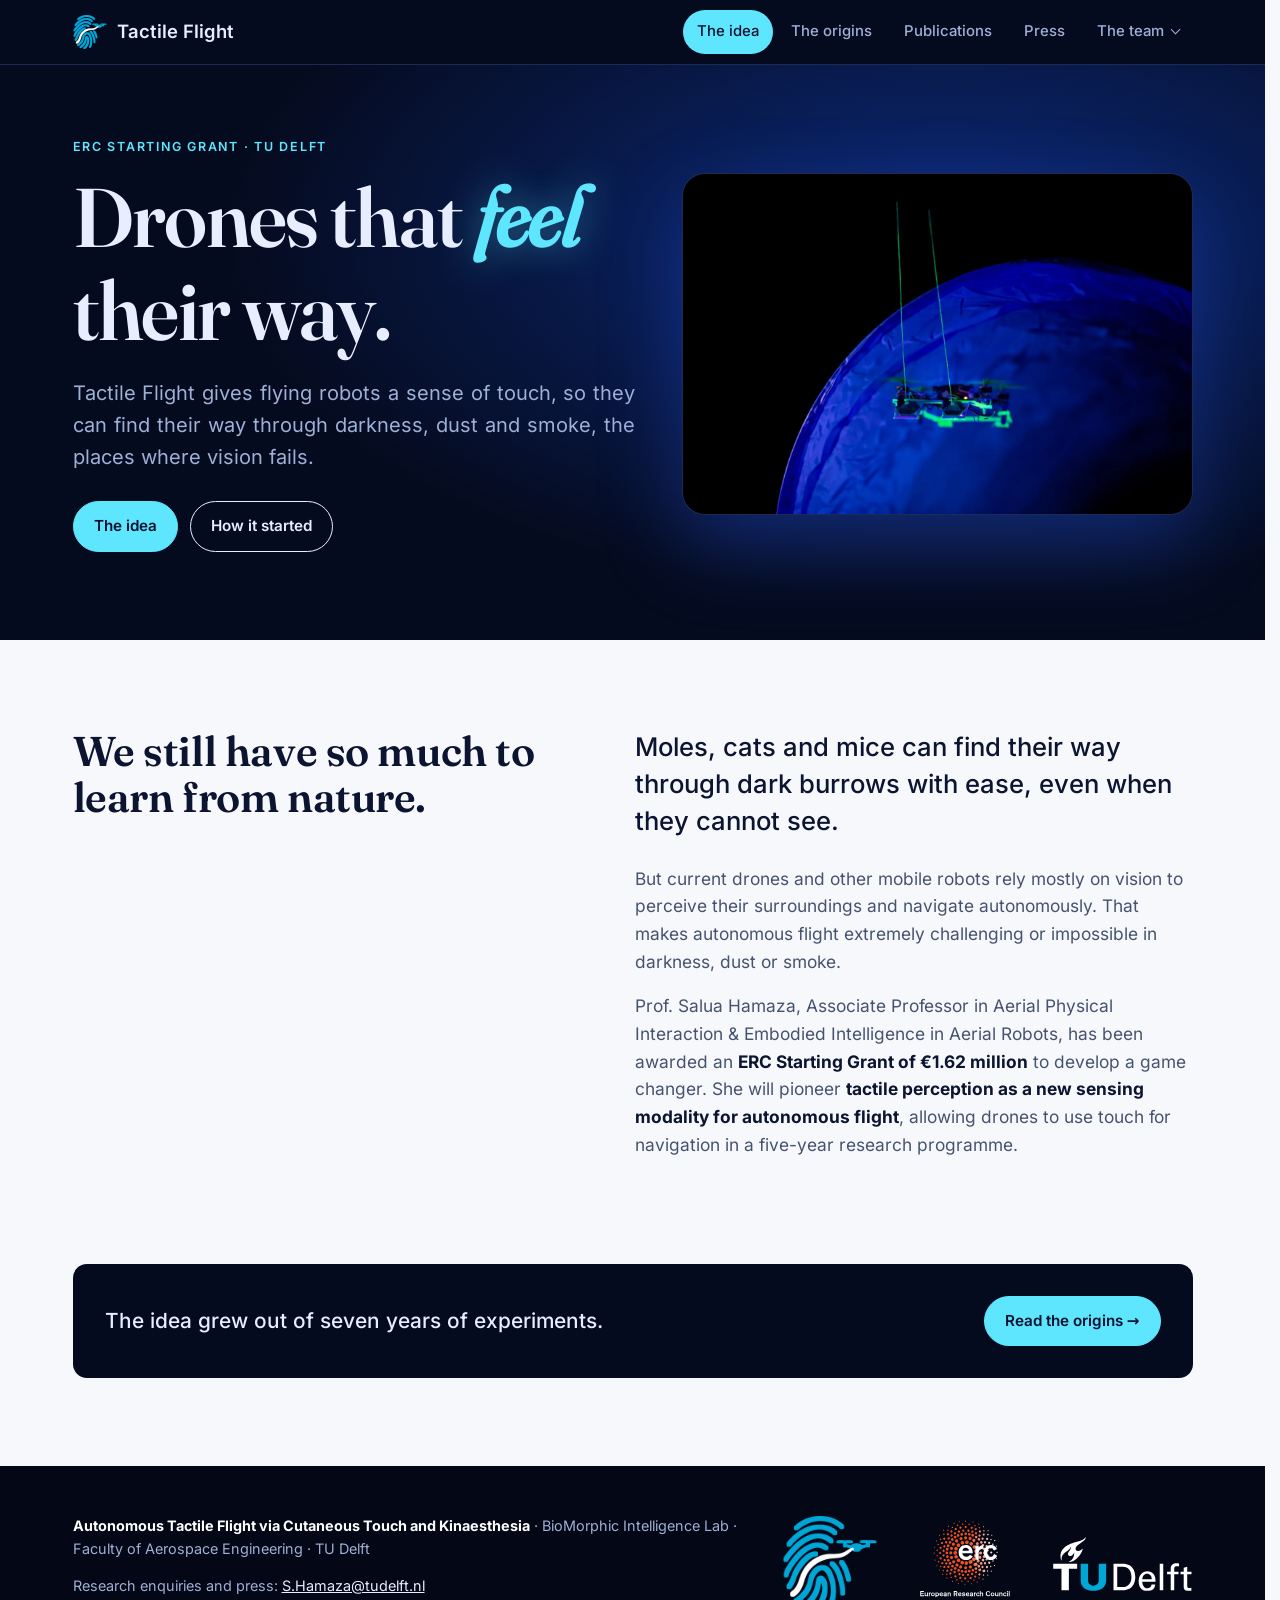
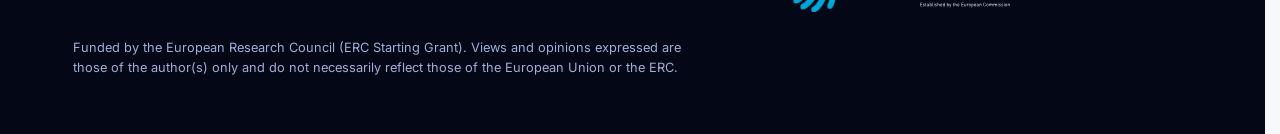
<file: index.html>
<!doctype html>
<html lang="en">
<head>
  <meta charset="utf-8">
  <meta name="viewport" content="width=device-width, initial-scale=1">
  <title>Tactile Flight — drones that navigate by touch | TU Delft</title>
  <meta name="description" content="Tactile Flight is an ERC Starting Grant project led by Prof. Salua Hamaza at TU Delft: giving drones a sense of touch, so they can navigate where vision fails.">
  <link rel="canonical" href="https://tactileflight.com/">
  <meta name="robots" content="index, follow, max-image-preview:large, max-snippet:-1, max-video-preview:-1">
  <meta name="author" content="Prof. Salua Hamaza">
  <meta name="theme-color" content="#050b1f">

  <meta property="og:type" content="website">
  <meta property="og:site_name" content="Tactile Flight">
  <meta property="og:locale" content="en_US">
  <meta property="og:title" content="Tactile Flight — drones that navigate by touch">
  <meta property="og:description" content="A five-year ERC research programme pioneering tactile perception as a new sensing modality for autonomous flight.">
  <meta property="og:url" content="https://tactileflight.com/">
  <meta property="og:image" content="https://tactileflight.com/assets/og-image.jpg">
  <meta property="og:image:type" content="image/jpeg">
  <meta property="og:image:width" content="1200">
  <meta property="og:image:height" content="630">
  <meta property="og:image:alt" content="A tiny drone with two long glowing whiskers flying in the dark beside a curved blue surface.">
  <meta name="twitter:card" content="summary_large_image">
  <meta name="twitter:title" content="Tactile Flight — drones that navigate by touch">
  <meta name="twitter:description" content="A five-year ERC research programme pioneering tactile perception as a new sensing modality for autonomous flight.">
  <meta name="twitter:image" content="https://tactileflight.com/assets/og-image.jpg">
  <meta name="twitter:image:alt" content="A tiny drone with two long glowing whiskers flying in the dark beside a curved blue surface.">

  <link rel="icon" href="favicon.ico" sizes="any">
  <link rel="icon" href="assets/icon-192.png" type="image/png" sizes="192x192">
  <link rel="apple-touch-icon" href="assets/apple-touch-icon.png">
  <link rel="manifest" href="manifest.webmanifest">
  <link rel="preload" href="assets/fonts/inter-normal-latin.woff2" as="font" type="font/woff2" crossorigin>
  <link rel="preload" href="assets/fonts/fraunces-normal-latin.woff2" as="font" type="font/woff2" crossorigin>
  <link rel="preload" href="assets/fonts/fraunces-italic-latin.woff2" as="font" type="font/woff2" crossorigin>
  <link rel="stylesheet" href="styles.css">
  <script type="application/ld+json">
{
  "@context": "https://schema.org",
  "@graph": [
    {
      "@type": "WebSite",
      "@id": "https://tactileflight.com/#website",
      "url": "https://tactileflight.com/",
      "name": "Tactile Flight",
      "inLanguage": "en",
      "description": "Tactile Flight is an ERC Starting Grant project on tactile perception for autonomous flight, led by Prof. Salua Hamaza at TU Delft.",
      "publisher": {
        "@id": "https://tactileflight.com/#project"
      }
    },
    {
      "@type": "ResearchProject",
      "@id": "https://tactileflight.com/#project",
      "name": "Tactile Flight",
      "url": "https://tactileflight.com/",
      "description": "A five-year ERC Starting Grant research programme pioneering tactile perception as a new sensing modality for autonomous flight, allowing drones to use touch for navigation.",
      "logo": "https://tactileflight.com/assets/icon-512.png",
      "image": "https://tactileflight.com/assets/og-image.jpg",
      "founder": {
        "@id": "https://tactileflight.com/#salua-hamaza"
      },
      "funder": {
        "@type": "Organization",
        "name": "European Research Council",
        "url": "https://erc.europa.eu"
      },
      "funding": {
        "@type": "MonetaryGrant",
        "name": "ERC Starting Grant",
        "funder": {
          "@type": "Organization",
          "name": "European Research Council",
          "url": "https://erc.europa.eu"
        },
        "amount": {
          "@type": "MonetaryAmount",
          "currency": "EUR",
          "value": 1620000
        }
      },
      "parentOrganization": {
        "@type": "Organization",
        "name": "BioMorphic Intelligence Lab",
        "parentOrganization": {
          "@type": "CollegeOrUniversity",
          "name": "Delft University of Technology",
          "alternateName": "TU Delft",
          "url": "https://www.tudelft.nl/en/"
        }
      }
    },
    {
      "@type": "Person",
      "@id": "https://tactileflight.com/#salua-hamaza",
      "name": "Salua Hamaza",
      "honorificPrefix": "Prof.",
      "jobTitle": "Associate Professor, Aerial Physical Interaction & Embodied Intelligence in Aerial Robots",
      "url": "https://saluahamaza.eu",
      "image": "https://tactileflight.com/assets/salua-hamaza-portrait.jpg",
      "worksFor": {
        "@type": "CollegeOrUniversity",
        "name": "Delft University of Technology",
        "alternateName": "TU Delft",
        "url": "https://www.tudelft.nl/en/"
      },
      "affiliation": {
        "@type": "Organization",
        "name": "BioMorphic Intelligence Lab",
        "parentOrganization": {
          "@type": "CollegeOrUniversity",
          "name": "Delft University of Technology",
          "alternateName": "TU Delft",
          "url": "https://www.tudelft.nl/en/"
        }
      },
      "knowsAbout": [
        "Aerial robotics",
        "Tactile sensing",
        "Aerial physical interaction",
        "Bio-inspired robotics"
      ],
      "sameAs": [
        "https://saluahamaza.eu",
        "https://scholar.google.com/citations?user=O7snlrcAAAAJ"
      ]
    },
    {
      "@type": "WebPage",
      "@id": "https://tactileflight.com/#webpage",
      "url": "https://tactileflight.com/",
      "name": "Tactile Flight — drones that navigate by touch | TU Delft",
      "description": "Tactile Flight is an ERC Starting Grant project led by Prof. Salua Hamaza at TU Delft: giving drones a sense of touch, so they can navigate where vision fails.",
      "inLanguage": "en",
      "isPartOf": {
        "@id": "https://tactileflight.com/#website"
      },
      "about": {
        "@id": "https://tactileflight.com/#project"
      },
      "primaryImageOfPage": {
        "@type": "ImageObject",
        "url": "https://tactileflight.com/assets/og-image.jpg",
        "width": 1200,
        "height": 630,
        "caption": "A tiny drone with two long glowing whiskers flying in the dark beside a curved blue surface."
      },
      "dateModified": "2026-11-11"
    }
  ]
}
  </script>
</head>
<body>
  <a class="skip" href="#main">Skip to content</a>

  <header class="nav">
    <div class="nav-inner">
      <a class="brand" href="./" aria-label="Tactile Flight, home">
        <img class="brand-mark" src="assets/logo-mark.png" width="34" height="34" alt="">
        <span>Tactile Flight</span>
      </a>
      <nav aria-label="Primary">
        <ul class="tabs">
          <li><a href="./" aria-current="page">The idea</a></li>
          <li><a href="origins.html">The origins</a></li>
          <li><a href="publications.html">Publications</a></li>
          <li><a href="press.html">Press</a></li>
          <li class="has-menu">
            <a href="team.html">The team</a>
            <ul class="menu">
              <li><a href="team.html#pi">PI</a></li>
              <li><a href="team.html#phds">PhDs <small>3 open positions</small></a></li>
              <li><a href="team.html#postdocs">Postdocs</a></li>
              <li><a href="team.html#collaborators">Academic collaborators <small>Will be disclosed soon</small></a></li>
            </ul>
          </li>
        </ul>
      </nav>
    </div>
  </header>

  <main id="main">
    <section class="hero">
      <div>
        <p class="eyebrow">ERC Starting Grant · TU Delft</p>
        <h1>Drones that <em>feel</em> their way.</h1>
        <p class="lead">Tactile Flight gives flying robots a sense of touch, so they can find their way through darkness, dust and smoke, the places where vision fails.</p>
        <div class="cta">
          <a class="btn primary" href="#idea">The idea</a>
          <a class="btn" href="origins.html">How it started</a>
        </div>
      </div>
      <div class="hero-media">
        <img src="assets/hero-drone.webp" width="1400" height="934" alt="A tiny drone with two long glowing whiskers flying in the dark beside a curved blue surface." fetchpriority="high">
      </div>
    </section>

    <section class="section" id="idea">
      <div class="two">
        <div>
          <h2 class="display">We still have so much to learn from nature.</h2>
        </div>
        <div class="prose">
          <p class="big">Moles, cats and mice can find their way through dark burrows with ease, even when they cannot see.</p>
          <p>But current drones and other mobile robots rely mostly on vision to perceive their surroundings and navigate autonomously. That makes autonomous flight extremely challenging or impossible in darkness, dust or smoke.</p>
          <p>Prof. Salua Hamaza, Associate Professor in Aerial Physical Interaction &amp; Embodied Intelligence in Aerial Robots, has been awarded an <strong>ERC Starting Grant of €1.62 million</strong> to develop a game changer. She will pioneer <strong>tactile perception as a new sensing modality for autonomous flight</strong>, allowing drones to use touch for navigation in a five-year research programme.</p>
        </div>
      </div>
    </section>

    <section class="section tight">
      <div class="next">
        <p>The idea grew out of seven years of experiments.</p>
        <a class="btn primary" href="origins.html">Read the origins →</a>
      </div>
    </section>
  </main>

  <footer class="footer">
    <div class="footer-grid">
      <div>
        <p><strong>Autonomous Tactile Flight via Cutaneous Touch and Kinaesthesia</strong> · BioMorphic Intelligence Lab · Faculty of Aerospace Engineering · TU Delft</p>
        <p>Research enquiries and press: <a href="mailto:S.Hamaza@tudelft.nl">S.Hamaza@tudelft.nl</a></p>
      </div>
      <div class="footer-logos">
        <a class="footer-logo site" href="./"><img src="assets/logo-footer.png" width="96" height="96" alt="Tactile Flight"></a>
        <a class="footer-logo erc" href="https://erc.europa.eu" rel="noopener" target="_blank"><img src="assets/erc-logo.svg" width="103" height="100" alt="European Research Council"></a>
        <a class="footer-logo" href="https://www.tudelft.nl/en/" rel="noopener" target="_blank"><img src="assets/tudelft-logo-white.svg" width="140" height="56" alt="TU Delft"></a>
      </div>
    </div>
    <p class="fine">Funded by the European Research Council (ERC Starting Grant). Views and opinions expressed are those of the author(s) only and do not necessarily reflect those of the European Union or the ERC.</p>
  </footer>

  <script src="script.js" defer></script>
</body>
</html>
</file>
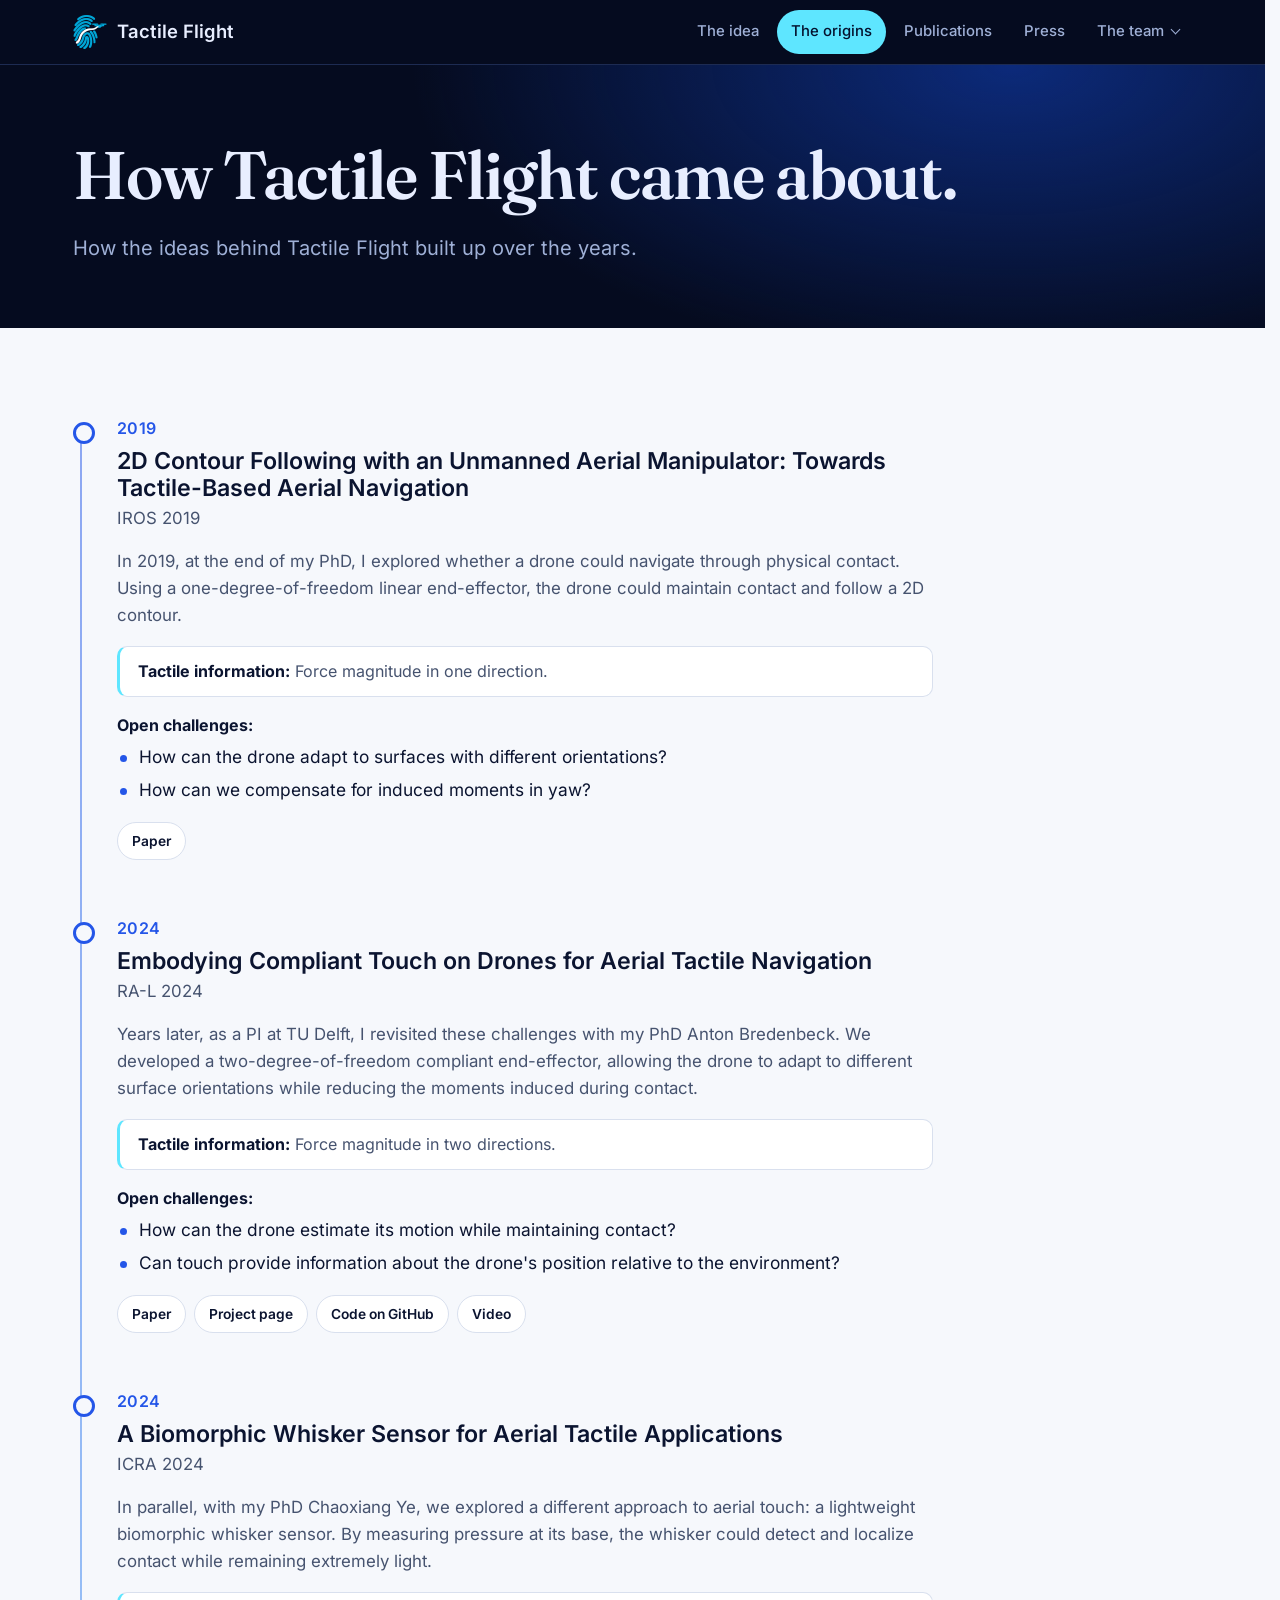
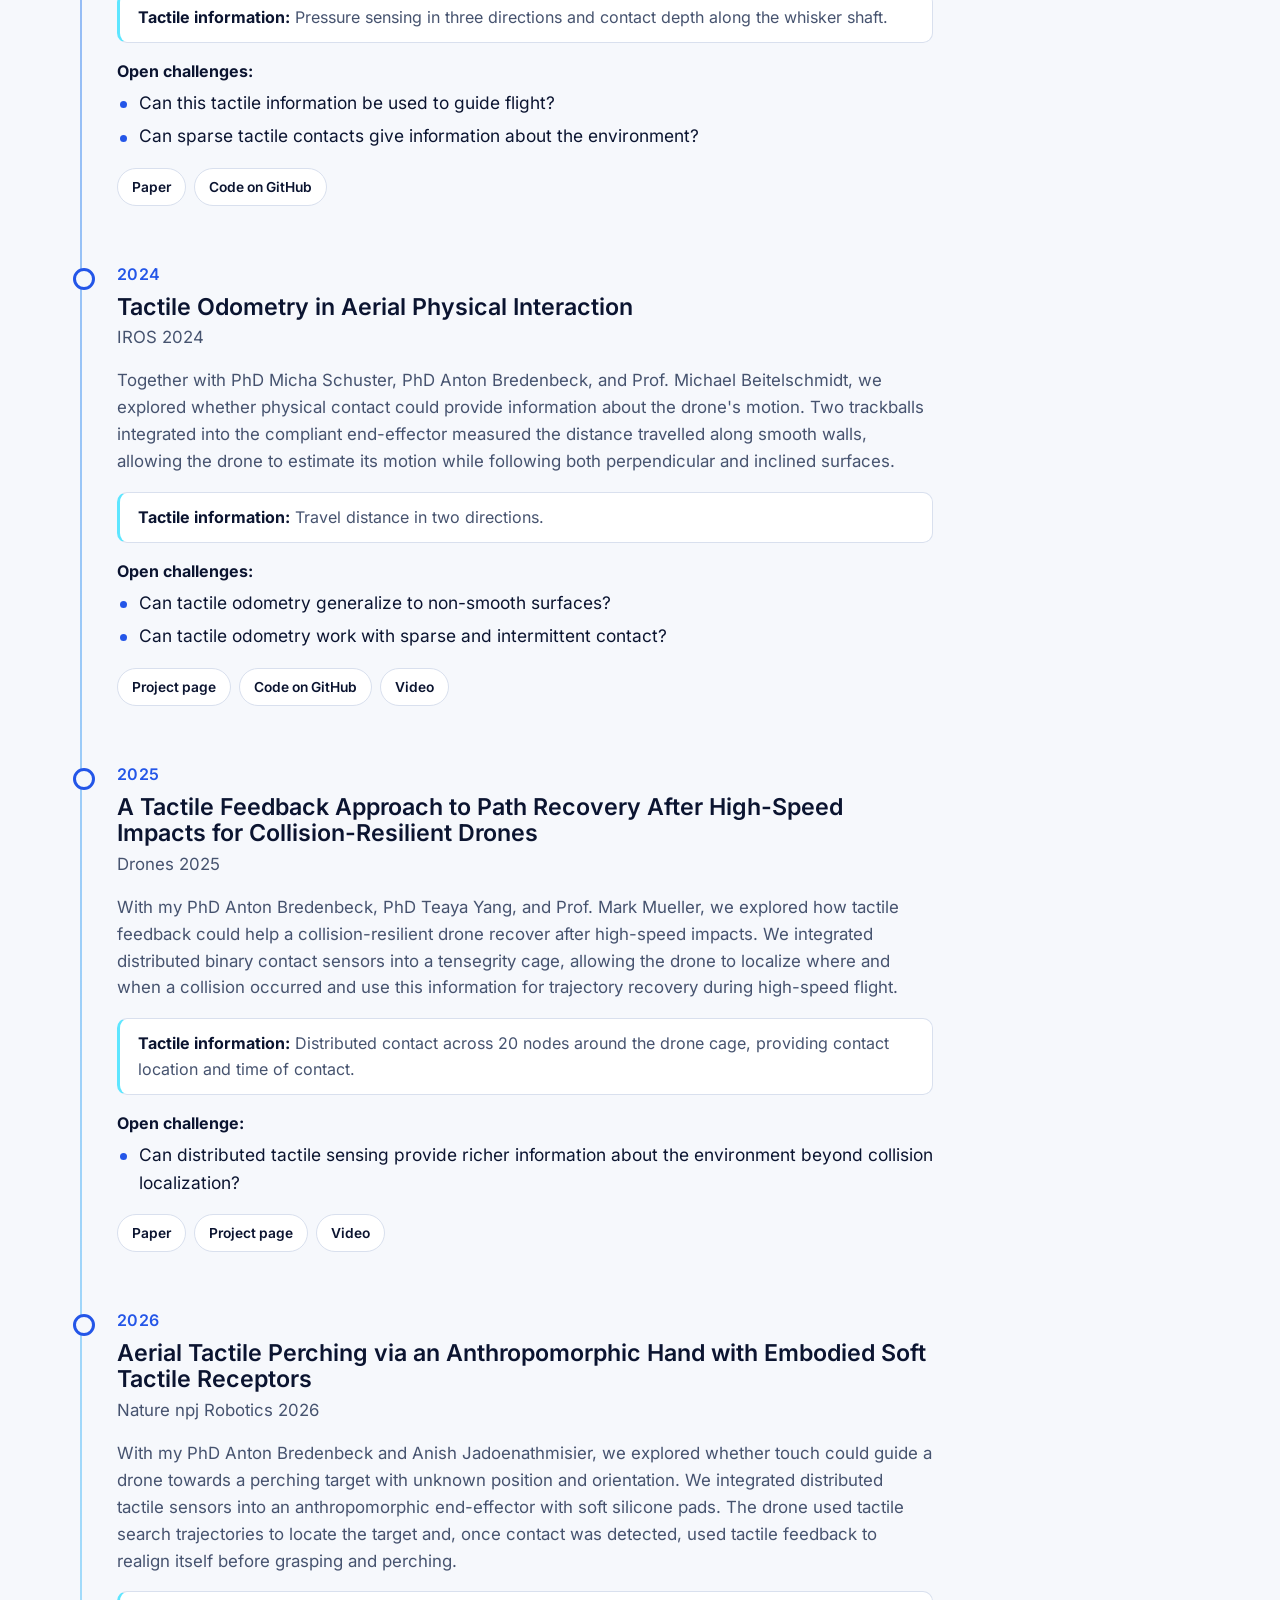
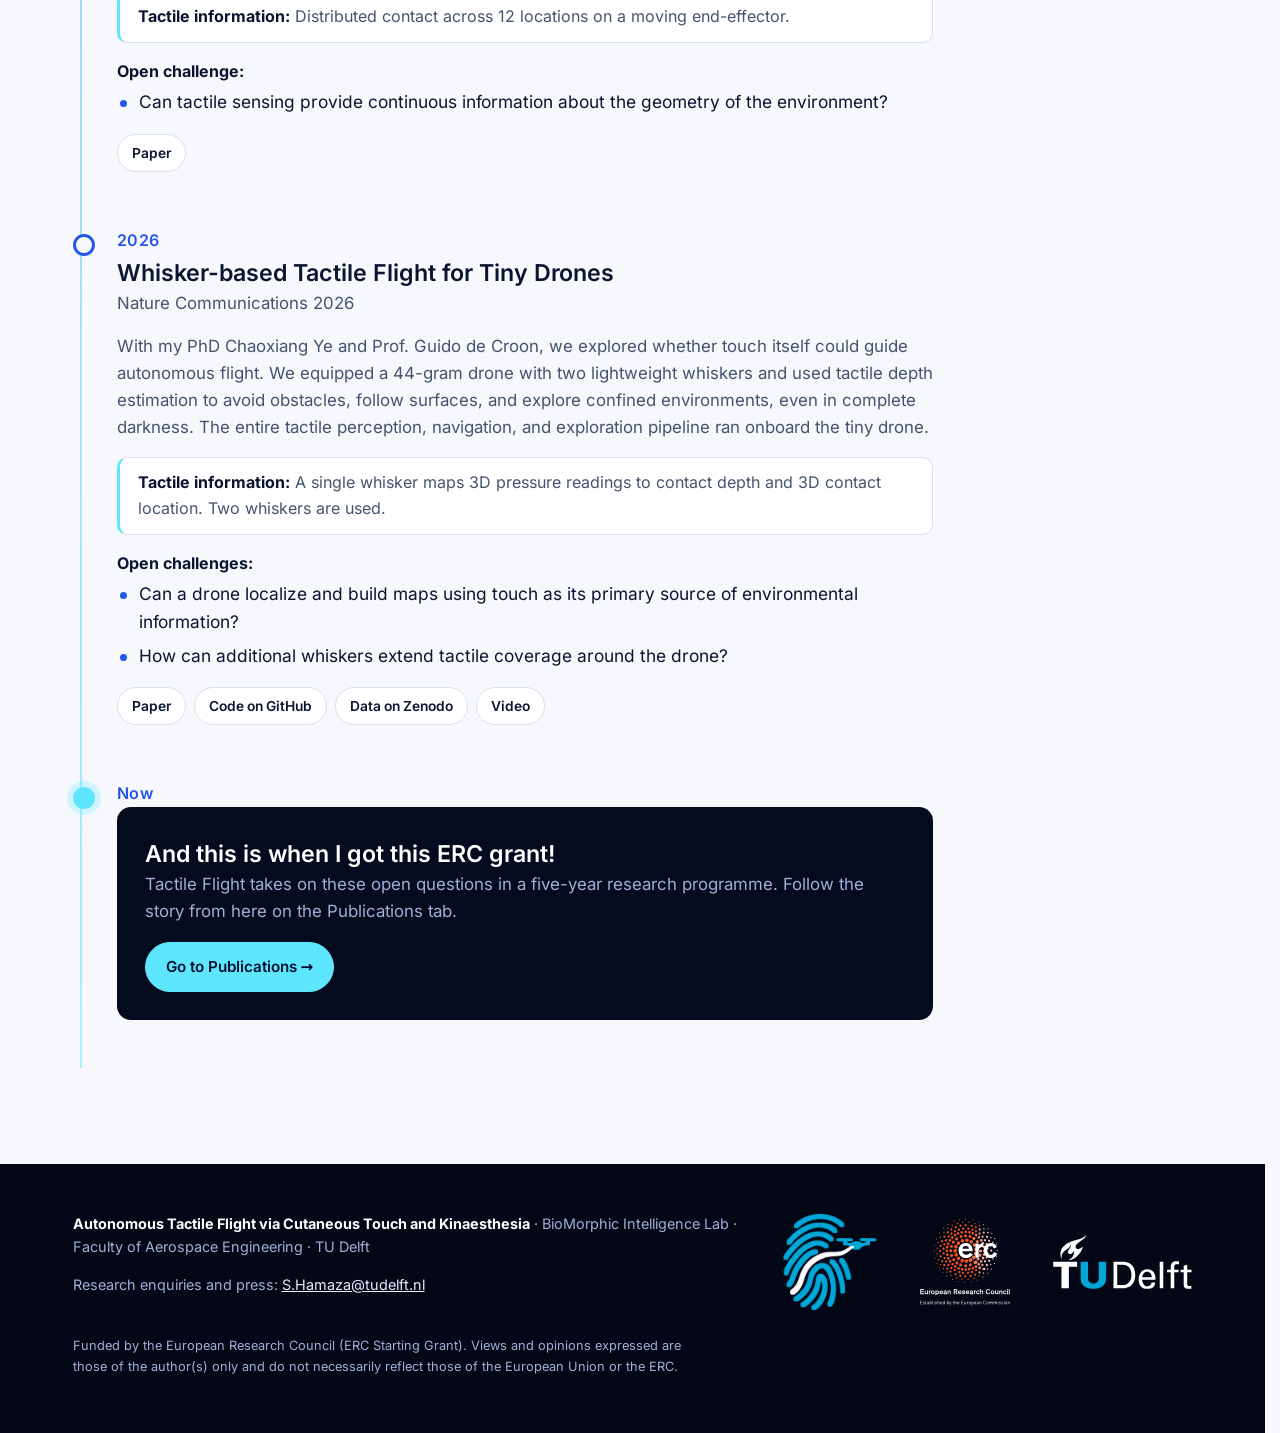
<file: origins.html>
<!doctype html>
<html lang="en">
<head>
  <meta charset="utf-8">
  <meta name="viewport" content="width=device-width, initial-scale=1">
  <title>The origins of Tactile Flight — aerial tactile navigation</title>
  <meta name="description" content="How Tactile Flight came about: from aerial contour following in 2019 to whisker-based tactile flight on tiny drones in 2026, told by Prof. Salua Hamaza.">
  <link rel="canonical" href="https://tactileflight.com/origins.html">
  <meta name="robots" content="index, follow, max-image-preview:large, max-snippet:-1, max-video-preview:-1">
  <meta name="author" content="Prof. Salua Hamaza">
  <meta name="theme-color" content="#050b1f">

  <meta property="og:type" content="website">
  <meta property="og:site_name" content="Tactile Flight">
  <meta property="og:locale" content="en_US">
  <meta property="og:title" content="The origins — Tactile Flight">
  <meta property="og:description" content="From a drone sliding along a wall to whiskered drones that map a room by touch.">
  <meta property="og:url" content="https://tactileflight.com/origins.html">
  <meta property="og:image" content="https://tactileflight.com/assets/og-image.jpg">
  <meta property="og:image:type" content="image/jpeg">
  <meta property="og:image:width" content="1200">
  <meta property="og:image:height" content="630">
  <meta property="og:image:alt" content="A tiny drone with two long glowing whiskers flying in the dark beside a curved blue surface.">
  <meta name="twitter:card" content="summary_large_image">
  <meta name="twitter:title" content="The origins — Tactile Flight">
  <meta name="twitter:description" content="From a drone sliding along a wall to whiskered drones that map a room by touch.">
  <meta name="twitter:image" content="https://tactileflight.com/assets/og-image.jpg">
  <meta name="twitter:image:alt" content="A tiny drone with two long glowing whiskers flying in the dark beside a curved blue surface.">

  <link rel="icon" href="favicon.ico" sizes="any">
  <link rel="icon" href="assets/icon-192.png" type="image/png" sizes="192x192">
  <link rel="apple-touch-icon" href="assets/apple-touch-icon.png">
  <link rel="manifest" href="manifest.webmanifest">
  <link rel="preload" href="assets/fonts/inter-normal-latin.woff2" as="font" type="font/woff2" crossorigin>
  <link rel="preload" href="assets/fonts/fraunces-normal-latin.woff2" as="font" type="font/woff2" crossorigin>
  <link rel="stylesheet" href="styles.css">
  <script type="application/ld+json">
{
  "@context": "https://schema.org",
  "@graph": [
    {
      "@type": "WebSite",
      "@id": "https://tactileflight.com/#website",
      "url": "https://tactileflight.com/",
      "name": "Tactile Flight",
      "inLanguage": "en",
      "description": "Tactile Flight is an ERC Starting Grant project on tactile perception for autonomous flight, led by Prof. Salua Hamaza at TU Delft.",
      "publisher": {
        "@id": "https://tactileflight.com/#project"
      }
    },
    {
      "@type": "ResearchProject",
      "@id": "https://tactileflight.com/#project",
      "name": "Tactile Flight",
      "url": "https://tactileflight.com/",
      "description": "A five-year ERC Starting Grant research programme pioneering tactile perception as a new sensing modality for autonomous flight, allowing drones to use touch for navigation.",
      "logo": "https://tactileflight.com/assets/icon-512.png",
      "image": "https://tactileflight.com/assets/og-image.jpg",
      "founder": {
        "@id": "https://tactileflight.com/#salua-hamaza"
      },
      "funder": {
        "@type": "Organization",
        "name": "European Research Council",
        "url": "https://erc.europa.eu"
      },
      "funding": {
        "@type": "MonetaryGrant",
        "name": "ERC Starting Grant",
        "funder": {
          "@type": "Organization",
          "name": "European Research Council",
          "url": "https://erc.europa.eu"
        },
        "amount": {
          "@type": "MonetaryAmount",
          "currency": "EUR",
          "value": 1620000
        }
      },
      "parentOrganization": {
        "@type": "Organization",
        "name": "BioMorphic Intelligence Lab",
        "parentOrganization": {
          "@type": "CollegeOrUniversity",
          "name": "Delft University of Technology",
          "alternateName": "TU Delft",
          "url": "https://www.tudelft.nl/en/"
        }
      }
    },
    {
      "@type": "Person",
      "@id": "https://tactileflight.com/#salua-hamaza",
      "name": "Salua Hamaza",
      "honorificPrefix": "Prof.",
      "jobTitle": "Associate Professor, Aerial Physical Interaction & Embodied Intelligence in Aerial Robots",
      "url": "https://saluahamaza.eu",
      "image": "https://tactileflight.com/assets/salua-hamaza-portrait.jpg",
      "worksFor": {
        "@type": "CollegeOrUniversity",
        "name": "Delft University of Technology",
        "alternateName": "TU Delft",
        "url": "https://www.tudelft.nl/en/"
      },
      "affiliation": {
        "@type": "Organization",
        "name": "BioMorphic Intelligence Lab",
        "parentOrganization": {
          "@type": "CollegeOrUniversity",
          "name": "Delft University of Technology",
          "alternateName": "TU Delft",
          "url": "https://www.tudelft.nl/en/"
        }
      },
      "knowsAbout": [
        "Aerial robotics",
        "Tactile sensing",
        "Aerial physical interaction",
        "Bio-inspired robotics"
      ],
      "sameAs": [
        "https://saluahamaza.eu",
        "https://scholar.google.com/citations?user=O7snlrcAAAAJ"
      ]
    },
    {
      "@type": "WebPage",
      "@id": "https://tactileflight.com/origins.html#webpage",
      "url": "https://tactileflight.com/origins.html",
      "name": "The origins of Tactile Flight — aerial tactile navigation",
      "description": "How Tactile Flight came about: from aerial contour following in 2019 to whisker-based tactile flight on tiny drones in 2026, told by Prof. Salua Hamaza.",
      "inLanguage": "en",
      "isPartOf": {
        "@id": "https://tactileflight.com/#website"
      },
      "about": {
        "@id": "https://tactileflight.com/#project"
      },
      "primaryImageOfPage": {
        "@type": "ImageObject",
        "url": "https://tactileflight.com/assets/og-image.jpg",
        "width": 1200,
        "height": 630,
        "caption": "A tiny drone with two long glowing whiskers flying in the dark beside a curved blue surface."
      },
      "dateModified": "2026-11-25",
      "breadcrumb": {
        "@id": "https://tactileflight.com/origins.html#breadcrumb"
      },
      "mainEntity": {
        "@type": "ItemList",
        "name": "Milestones leading to Tactile Flight",
        "itemListOrder": "https://schema.org/ItemListOrderAscending",
        "itemListElement": [
          {
            "@type": "ListItem",
            "position": 1,
            "item": {
              "@type": "ScholarlyArticle",
              "name": "2D Contour Following with an Unmanned Aerial Manipulator: Towards Tactile-Based Aerial Navigation",
              "url": "https://doi.org/10.1109/IROS40897.2019.8968591",
              "datePublished": "2019",
              "identifier": {
                "@type": "PropertyValue",
                "propertyID": "DOI",
                "value": "10.1109/IROS40897.2019.8968591"
              },
              "isPartOf": {
                "@type": "Periodical",
                "name": "IEEE/RSJ IROS"
              }
            }
          },
          {
            "@type": "ListItem",
            "position": 2,
            "item": {
              "@type": "ScholarlyArticle",
              "name": "Embodying Compliant Touch on Drones for Aerial Tactile Navigation",
              "url": "https://doi.org/10.1109/LRA.2024.3519888",
              "datePublished": "2024",
              "identifier": {
                "@type": "PropertyValue",
                "propertyID": "DOI",
                "value": "10.1109/LRA.2024.3519888"
              },
              "isPartOf": {
                "@type": "Periodical",
                "name": "IEEE Robotics and Automation Letters"
              }
            }
          },
          {
            "@type": "ListItem",
            "position": 3,
            "item": {
              "@type": "ScholarlyArticle",
              "name": "A Biomorphic Whisker Sensor for Aerial Tactile Applications",
              "url": "https://doi.org/10.1109/ICRA57147.2024.10610850",
              "datePublished": "2024",
              "identifier": {
                "@type": "PropertyValue",
                "propertyID": "DOI",
                "value": "10.1109/ICRA57147.2024.10610850"
              },
              "isPartOf": {
                "@type": "Periodical",
                "name": "IEEE ICRA"
              }
            }
          },
          {
            "@type": "ListItem",
            "position": 4,
            "item": {
              "@type": "ScholarlyArticle",
              "name": "Tactile Odometry in Aerial Physical Interaction",
              "url": "https://antbre.github.io/Projects/tactile_odometry_drone.html",
              "datePublished": "2024",
              "isPartOf": {
                "@type": "Periodical",
                "name": "IEEE/RSJ IROS"
              }
            }
          },
          {
            "@type": "ListItem",
            "position": 5,
            "item": {
              "@type": "ScholarlyArticle",
              "name": "A Tactile Feedback Approach to Path Recovery After High-Speed Impacts for Collision-Resilient Drones",
              "url": "https://www.mdpi.com/2504-446X/9/11/758",
              "datePublished": "2025",
              "isPartOf": {
                "@type": "Periodical",
                "name": "Drones"
              }
            }
          },
          {
            "@type": "ListItem",
            "position": 6,
            "item": {
              "@type": "ScholarlyArticle",
              "name": "Aerial Tactile Perching via an Anthropomorphic Hand with Embodied Soft Tactile Receptors",
              "url": "https://www.nature.com/articles/s44182-026-00109-9",
              "datePublished": "2026",
              "isPartOf": {
                "@type": "Periodical",
                "name": "npj Robotics"
              }
            }
          },
          {
            "@type": "ListItem",
            "position": 7,
            "item": {
              "@type": "ScholarlyArticle",
              "@id": "https://doi.org/10.1038/s41467-026-77366-7",
              "headline": "Whisker-based tactile flight for tiny drones",
              "name": "Whisker-based tactile flight for tiny drones",
              "url": "https://www.nature.com/articles/s41467-026-77366-7",
              "sameAs": "https://doi.org/10.1038/s41467-026-77366-7",
              "identifier": {
                "@type": "PropertyValue",
                "propertyID": "DOI",
                "value": "10.1038/s41467-026-77366-7"
              },
              "datePublished": "2026",
              "inLanguage": "en",
              "isAccessibleForFree": true,
              "license": "https://creativecommons.org/licenses/by/4.0/",
              "author": [
                {
                  "@type": "Person",
                  "name": "Chaoxiang Ye"
                },
                {
                  "@type": "Person",
                  "name": "Guido de Croon"
                },
                {
                  "@id": "https://tactileflight.com/#salua-hamaza"
                }
              ],
              "isPartOf": {
                "@type": "PublicationVolume",
                "volumeNumber": "17",
                "isPartOf": {
                  "@type": "Periodical",
                  "name": "Nature Communications"
                }
              },
              "pagination": "9743",
              "isBasedOn": {
                "@type": "SoftwareSourceCode",
                "name": "Whiskered-drone",
                "codeRepository": "https://github.com/BioMorphic-Intelligence-Lab/Whiskered-drone",
                "sameAs": "https://doi.org/10.5281/zenodo.21641894"
              }
            }
          }
        ]
      }
    },
    {
      "@type": "BreadcrumbList",
      "@id": "https://tactileflight.com/origins.html#breadcrumb",
      "itemListElement": [
        {
          "@type": "ListItem",
          "position": 1,
          "name": "Tactile Flight",
          "item": "https://tactileflight.com/"
        },
        {
          "@type": "ListItem",
          "position": 2,
          "name": "The origins",
          "item": "https://tactileflight.com/origins.html"
        }
      ]
    }
  ]
}
  </script>
</head>
<body>
  <a class="skip" href="#main">Skip to content</a>

  <header class="nav">
    <div class="nav-inner">
      <a class="brand" href="./" aria-label="Tactile Flight, home">
        <img class="brand-mark" src="assets/logo-mark.png" width="34" height="34" alt="">
        <span>Tactile Flight</span>
      </a>
      <nav aria-label="Primary">
        <ul class="tabs">
          <li><a href="./">The idea</a></li>
          <li><a href="origins.html" aria-current="page">The origins</a></li>
          <li><a href="publications.html">Publications</a></li>
          <li><a href="press.html">Press</a></li>
          <li class="has-menu">
            <a href="team.html">The team</a>
            <ul class="menu">
              <li><a href="team.html#pi">PI</a></li>
              <li><a href="team.html#phds">PhDs <small>3 open positions</small></a></li>
              <li><a href="team.html#postdocs">Postdocs</a></li>
              <li><a href="team.html#collaborators">Academic collaborators <small>Will be disclosed soon</small></a></li>
            </ul>
          </li>
        </ul>
      </nav>
    </div>
  </header>

  <main id="main">
    <section class="page-head">
      <h1>How Tactile Flight came about.</h1>
      <p class="lead">How the ideas behind Tactile Flight built up over the years.</p>
    </section>

    <section class="section">
      <ol class="timeline">
        <li>
          <span class="year">2019</span>
          <h3>2D Contour Following with an Unmanned Aerial Manipulator: Towards Tactile-Based Aerial Navigation</h3>
          <p class="venue">IROS 2019</p>
          <p>In 2019, at the end of my PhD, I explored whether a drone could navigate through physical contact. Using a one-degree-of-freedom linear end-effector, the drone could maintain contact and follow a 2D contour.</p>
          <p class="tactile"><strong>Tactile information:</strong> Force magnitude in one direction.</p>
          <p class="oc"><strong>Open challenges:</strong></p>
          <ul class="questions">
            <li>How can the drone adapt to surfaces with different orientations?</li>
            <li>How can we compensate for induced moments in yaw?</li>
          </ul>
          <div class="links">
            <a href="https://doi.org/10.1109/IROS40897.2019.8968591" rel="noopener" target="_blank">Paper</a>
          </div>
        </li>

        <li>
          <span class="year">2024</span>
          <h3>Embodying Compliant Touch on Drones for Aerial Tactile Navigation</h3>
          <p class="venue">RA-L 2024</p>
          <p>Years later, as a PI at TU Delft, I revisited these challenges with my PhD Anton Bredenbeck. We developed a two-degree-of-freedom compliant end-effector, allowing the drone to adapt to different surface orientations while reducing the moments induced during contact.</p>
          <p class="tactile"><strong>Tactile information:</strong> Force magnitude in two directions.</p>
          <p class="oc"><strong>Open challenges:</strong></p>
          <ul class="questions">
            <li>How can the drone estimate its motion while maintaining contact?</li>
            <li>Can touch provide information about the drone's position relative to the environment?</li>
          </ul>
          <div class="links">
            <a href="https://doi.org/10.1109/LRA.2024.3519888" rel="noopener" target="_blank">Paper</a>
            <a href="https://antbre.github.io/Projects/blind_navigation.html" rel="noopener" target="_blank">Project page</a>
            <a href="https://github.com/BioMorphic-Intelligence-Lab/tactile-drone" rel="noopener" target="_blank">Code on GitHub</a>
            <a href="https://www.youtube.com/watch?v=dhEn9IjKmQA" rel="noopener" target="_blank">Video</a>
          </div>
        </li>

        <li>
          <span class="year">2024</span>
          <h3>A Biomorphic Whisker Sensor for Aerial Tactile Applications</h3>
          <p class="venue">ICRA 2024</p>
          <p>In parallel, with my PhD Chaoxiang Ye, we explored a different approach to aerial touch: a lightweight biomorphic whisker sensor. By measuring pressure at its base, the whisker could detect and localize contact while remaining extremely light.</p>
          <p class="tactile"><strong>Tactile information:</strong> Pressure sensing in three directions and contact depth along the whisker shaft.</p>
          <p class="oc"><strong>Open challenges:</strong></p>
          <ul class="questions">
            <li>Can this tactile information be used to guide flight?</li>
            <li>Can sparse tactile contacts give information about the environment?</li>
          </ul>
          <div class="links">
            <a href="https://doi.org/10.1109/ICRA57147.2024.10610850" rel="noopener" target="_blank">Paper</a>
            <a href="https://github.com/BioMorphic-Intelligence-Lab/Whisker-3D-Localization" rel="noopener" target="_blank">Code on GitHub</a>
          </div>
        </li>

        <li>
          <span class="year">2024</span>
          <h3>Tactile Odometry in Aerial Physical Interaction</h3>
          <p class="venue">IROS 2024</p>
          <p>Together with PhD Micha Schuster, PhD Anton Bredenbeck, and Prof. Michael Beitelschmidt, we explored whether physical contact could provide information about the drone's motion. Two trackballs integrated into the compliant end-effector measured the distance travelled along smooth walls, allowing the drone to estimate its motion while following both perpendicular and inclined surfaces.</p>
          <p class="tactile"><strong>Tactile information:</strong> Travel distance in two directions.</p>
          <p class="oc"><strong>Open challenges:</strong></p>
          <ul class="questions">
            <li>Can tactile odometry generalize to non-smooth surfaces?</li>
            <li>Can tactile odometry work with sparse and intermittent contact?</li>
          </ul>
          <div class="links">
            <a href="https://antbre.github.io/Projects/tactile_odometry_drone.html" rel="noopener" target="_blank">Project page</a>
            <a href="https://github.com/BioMorphic-Intelligence-Lab/tactile-odometry-drone" rel="noopener" target="_blank">Code on GitHub</a>
            <a href="https://www.youtube.com/watch?v=iH8SYRLM8FM" rel="noopener" target="_blank">Video</a>
          </div>
        </li>

        <li>
          <span class="year">2025</span>
          <h3>A Tactile Feedback Approach to Path Recovery After High-Speed Impacts for Collision-Resilient Drones</h3>
          <p class="venue">Drones 2025</p>
          <p>With my PhD Anton Bredenbeck, PhD Teaya Yang, and Prof. Mark Mueller, we explored how tactile feedback could help a collision-resilient drone recover after high-speed impacts. We integrated distributed binary contact sensors into a tensegrity cage, allowing the drone to localize where and when a collision occurred and use this information for trajectory recovery during high-speed flight.</p>
          <p class="tactile"><strong>Tactile information:</strong> Distributed contact across 20 nodes around the drone cage, providing contact location and time of contact.</p>
          <p class="oc"><strong>Open challenge:</strong></p>
          <ul class="questions">
            <li>Can distributed tactile sensing provide richer information about the environment beyond collision localization?</li>
          </ul>
          <div class="links">
            <a href="https://www.mdpi.com/2504-446X/9/11/758" rel="noopener" target="_blank">Paper</a>
            <a href="https://antbre.github.io/Projects/colliding_drone.html" rel="noopener" target="_blank">Project page</a>
            <a href="https://www.youtube.com/watch?v=CMrgngliWX0" rel="noopener" target="_blank">Video</a>
          </div>
        </li>

        <li>
          <span class="year">2026</span>
          <h3>Aerial Tactile Perching via an Anthropomorphic Hand with Embodied Soft Tactile Receptors</h3>
          <p class="venue">Nature npj Robotics 2026</p>
          <p>With my PhD Anton Bredenbeck and Anish Jadoenathmisier, we explored whether touch could guide a drone towards a perching target with unknown position and orientation. We integrated distributed tactile sensors into an anthropomorphic end-effector with soft silicone pads. The drone used tactile search trajectories to locate the target and, once contact was detected, used tactile feedback to realign itself before grasping and perching.</p>
          <p class="tactile"><strong>Tactile information:</strong> Distributed contact across 12 locations on a moving end-effector.</p>
          <p class="oc"><strong>Open challenge:</strong></p>
          <ul class="questions">
            <li>Can tactile sensing provide continuous information about the geometry of the environment?</li>
          </ul>
          <div class="links">
            <a href="https://www.nature.com/articles/s44182-026-00109-9" rel="noopener" target="_blank">Paper</a>
          </div>
        </li>

        <li>
          <span class="year">2026</span>
          <h3>Whisker-based Tactile Flight for Tiny Drones</h3>
          <p class="venue">Nature Communications 2026</p>
          <p>With my PhD Chaoxiang Ye and Prof. Guido de Croon, we explored whether touch itself could guide autonomous flight. We equipped a 44-gram drone with two lightweight whiskers and used tactile depth estimation to avoid obstacles, follow surfaces, and explore confined environments, even in complete darkness. The entire tactile perception, navigation, and exploration pipeline ran onboard the tiny drone.</p>
          <p class="tactile"><strong>Tactile information:</strong> A single whisker maps 3D pressure readings to contact depth and 3D contact location. Two whiskers are used.</p>
          <p class="oc"><strong>Open challenges:</strong></p>
          <ul class="questions">
            <li>Can a drone localize and build maps using touch as its primary source of environmental information?</li>
            <li>How can additional whiskers extend tactile coverage around the drone?</li>
          </ul>
          <div class="links">
            <a href="https://doi.org/10.1038/s41467-026-77366-7" rel="noopener" target="_blank">Paper</a>
            <a href="https://github.com/BioMorphic-Intelligence-Lab/Whiskered-drone" rel="noopener" target="_blank">Code on GitHub</a>
            <a href="https://doi.org/10.5281/zenodo.21641894" rel="noopener" target="_blank">Data on Zenodo</a>
            <a href="https://www.youtube.com/watch?v=DUi82iXHFw4" rel="noopener" target="_blank">Video</a>
          </div>
        </li>

        <li class="erc">
          <span class="year">Now</span>
          <div class="erc-card">
            <h3>And this is when I got this ERC grant!</h3>
            <p>Tactile Flight takes on these open questions in a five-year research programme. Follow the story from here on the Publications tab.</p>
            <a class="btn primary" href="publications.html">Go to Publications →</a>
          </div>
        </li>
      </ol>
    </section>
  </main>

  <footer class="footer">
    <div class="footer-grid">
      <div>
        <p><strong>Autonomous Tactile Flight via Cutaneous Touch and Kinaesthesia</strong> · BioMorphic Intelligence Lab · Faculty of Aerospace Engineering · TU Delft</p>
        <p>Research enquiries and press: <a href="mailto:S.Hamaza@tudelft.nl">S.Hamaza@tudelft.nl</a></p>
      </div>
      <div class="footer-logos">
        <a class="footer-logo site" href="./"><img src="assets/logo-footer.png" width="96" height="96" alt="Tactile Flight"></a>
        <a class="footer-logo erc" href="https://erc.europa.eu" rel="noopener" target="_blank"><img src="assets/erc-logo.svg" width="103" height="100" alt="European Research Council"></a>
        <a class="footer-logo" href="https://www.tudelft.nl/en/" rel="noopener" target="_blank"><img src="assets/tudelft-logo-white.svg" width="140" height="56" alt="TU Delft"></a>
      </div>
    </div>
    <p class="fine">Funded by the European Research Council (ERC Starting Grant). Views and opinions expressed are those of the author(s) only and do not necessarily reflect those of the European Union or the ERC.</p>
  </footer>

  <script src="script.js" defer></script>
</body>
</html>
</file>
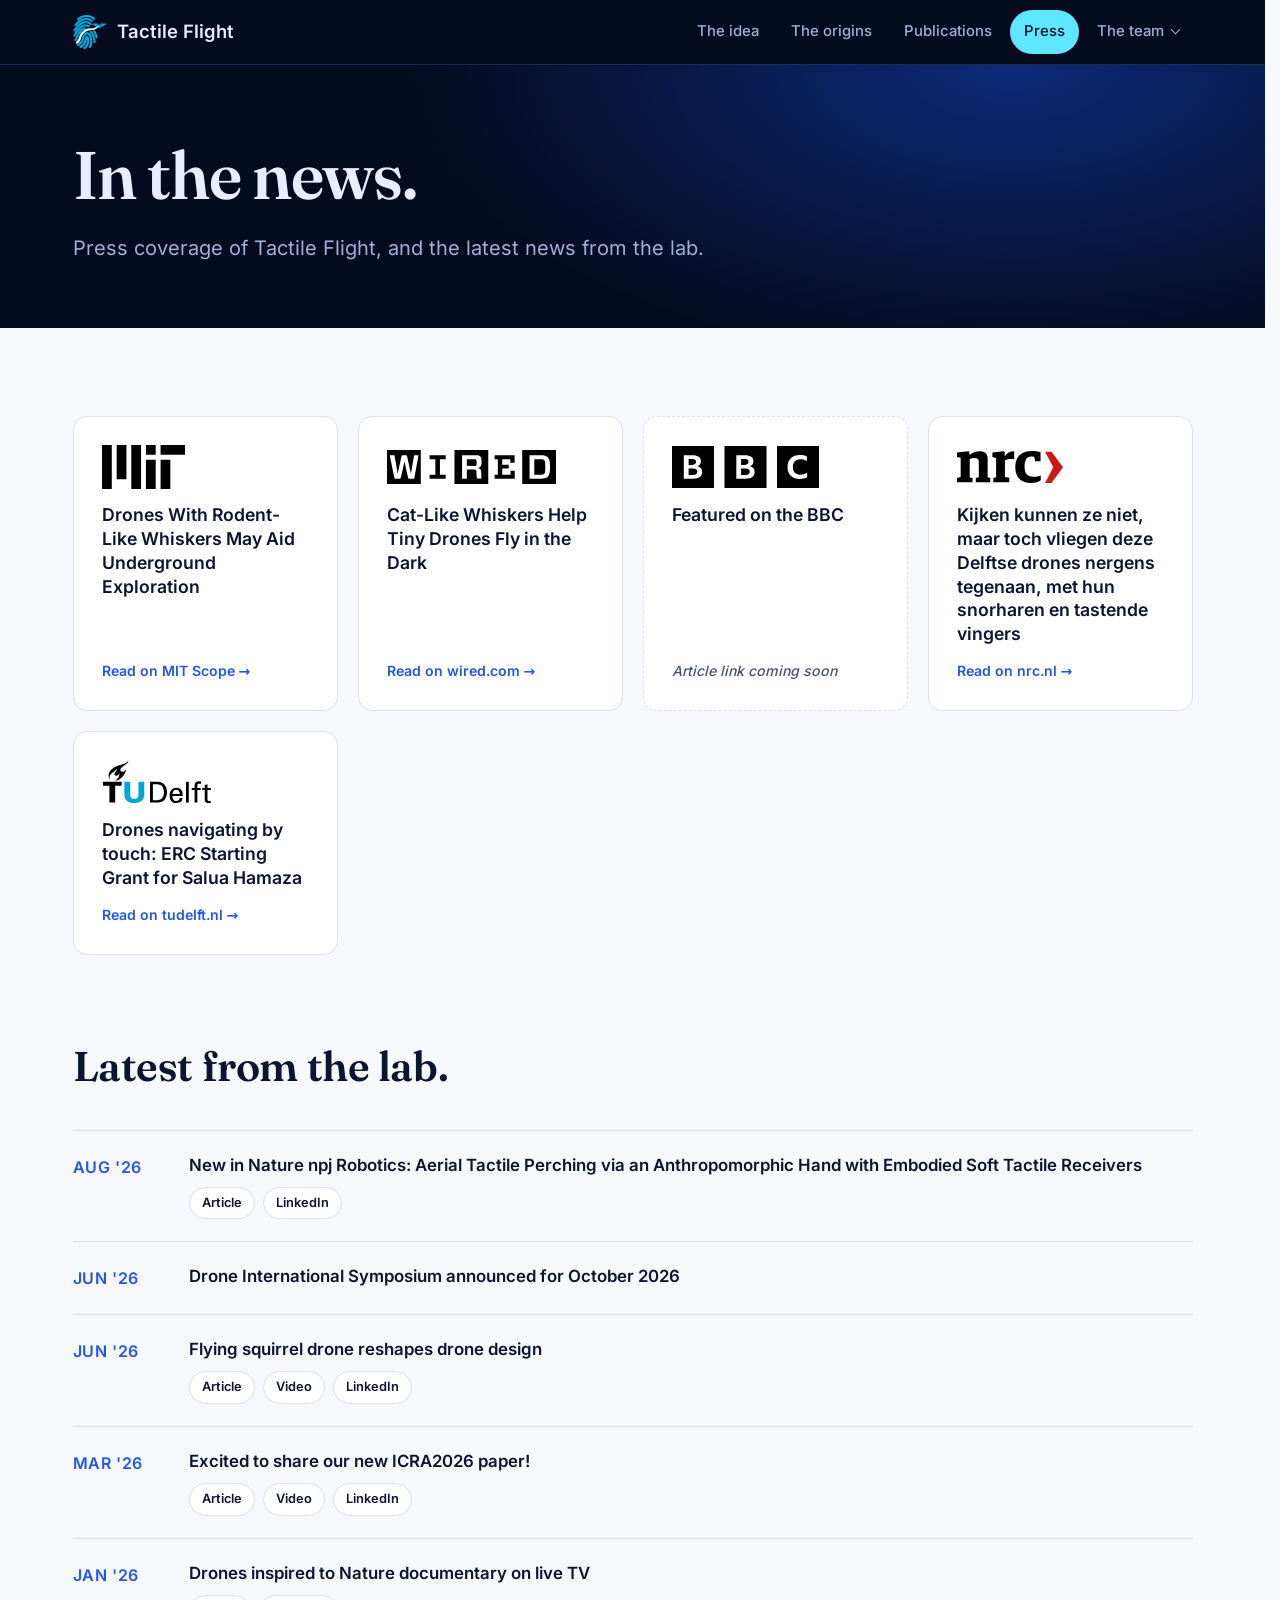
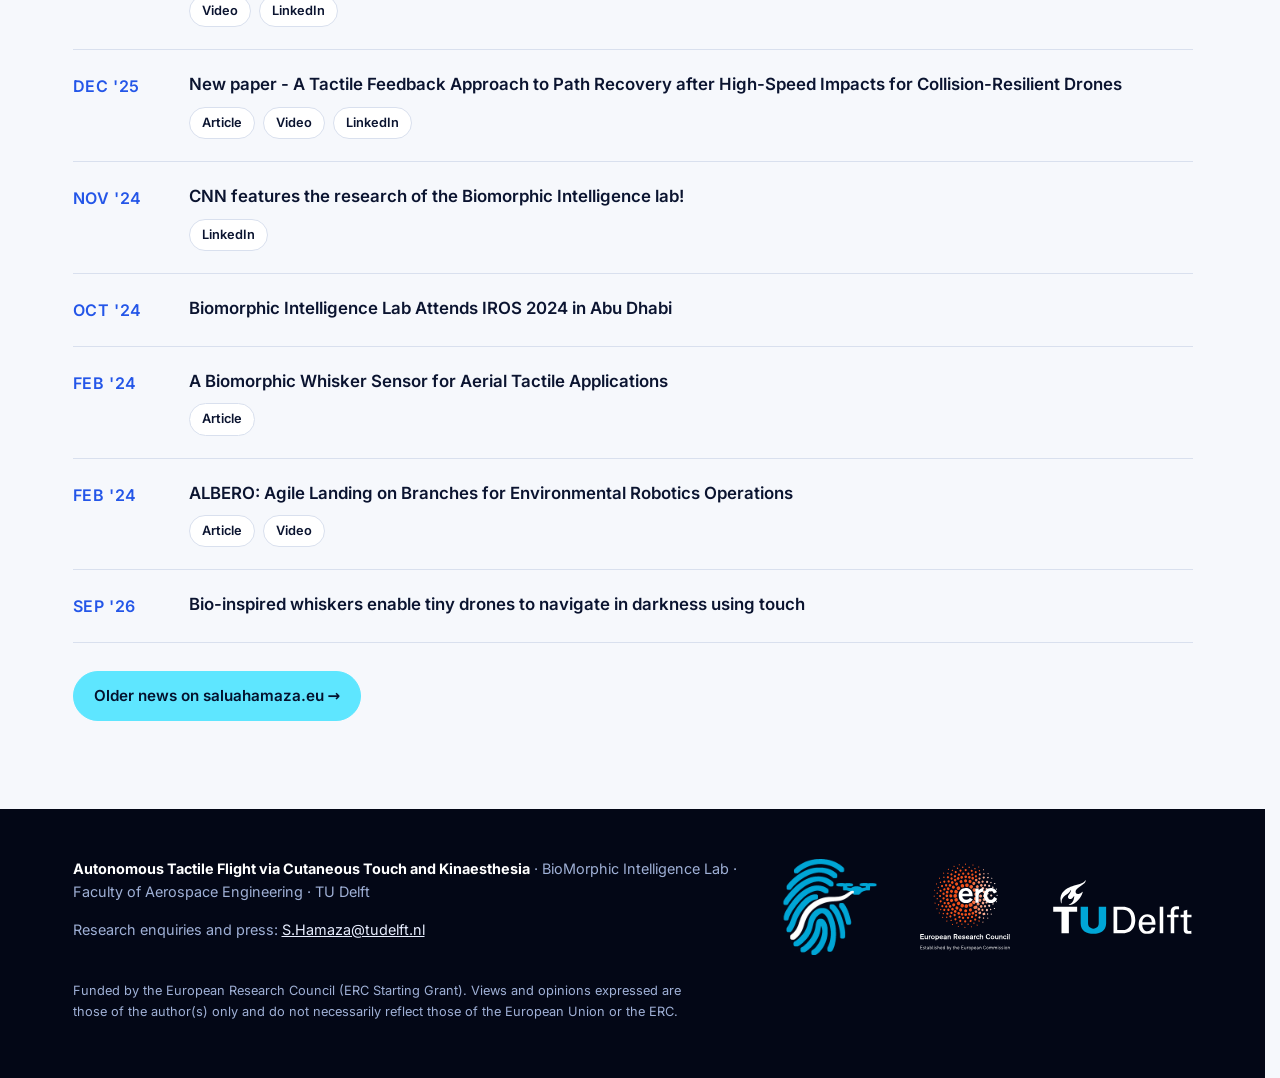
<file: press.html>
<!doctype html>
<html lang="en">
<head>
  <meta charset="utf-8">
  <meta name="viewport" content="width=device-width, initial-scale=1">
  <title>Press and news — Tactile Flight drones that navigate by touch</title>
  <meta name="description" content="Press coverage and news about Tactile Flight and Prof. Salua Hamaza's BioMorphic Intelligence Lab at TU Delft, from MIT Scope, TU Delft, NRC and WIRED.">
  <link rel="canonical" href="https://tactileflight.com/press.html">
  <meta name="robots" content="index, follow, max-image-preview:large, max-snippet:-1, max-video-preview:-1">
  <meta name="author" content="Prof. Salua Hamaza">
  <meta name="theme-color" content="#050b1f">

  <meta property="og:type" content="website">
  <meta property="og:site_name" content="Tactile Flight">
  <meta property="og:locale" content="en_US">
  <meta property="og:title" content="Press — Tactile Flight">
  <meta property="og:description" content="Press coverage and news about drones that navigate by touch.">
  <meta property="og:url" content="https://tactileflight.com/press.html">
  <meta property="og:image" content="https://tactileflight.com/assets/og-image.jpg">
  <meta property="og:image:type" content="image/jpeg">
  <meta property="og:image:width" content="1200">
  <meta property="og:image:height" content="630">
  <meta property="og:image:alt" content="A tiny drone with two long glowing whiskers flying in the dark beside a curved blue surface.">
  <meta name="twitter:card" content="summary_large_image">
  <meta name="twitter:title" content="Press — Tactile Flight">
  <meta name="twitter:description" content="Press coverage and news about drones that navigate by touch.">
  <meta name="twitter:image" content="https://tactileflight.com/assets/og-image.jpg">
  <meta name="twitter:image:alt" content="A tiny drone with two long glowing whiskers flying in the dark beside a curved blue surface.">

  <link rel="icon" href="favicon.ico" sizes="any">
  <link rel="icon" href="assets/icon-192.png" type="image/png" sizes="192x192">
  <link rel="apple-touch-icon" href="assets/apple-touch-icon.png">
  <link rel="manifest" href="manifest.webmanifest">
  <link rel="preload" href="assets/fonts/inter-normal-latin.woff2" as="font" type="font/woff2" crossorigin>
  <link rel="preload" href="assets/fonts/fraunces-normal-latin.woff2" as="font" type="font/woff2" crossorigin>
  <link rel="stylesheet" href="styles.css?v=20261125-3">
  <script type="application/ld+json">
{
  "@context": "https://schema.org",
  "@graph": [
    {
      "@type": "WebSite",
      "@id": "https://tactileflight.com/#website",
      "url": "https://tactileflight.com/",
      "name": "Tactile Flight",
      "inLanguage": "en",
      "description": "Tactile Flight is an ERC Starting Grant project on tactile perception for autonomous flight, led by Prof. Salua Hamaza at TU Delft.",
      "publisher": {
        "@id": "https://tactileflight.com/#project"
      }
    },
    {
      "@type": "ResearchProject",
      "@id": "https://tactileflight.com/#project",
      "name": "Tactile Flight",
      "url": "https://tactileflight.com/",
      "description": "A five-year ERC Starting Grant research programme pioneering tactile perception as a new sensing modality for autonomous flight, allowing drones to use touch for navigation.",
      "logo": "https://tactileflight.com/assets/icon-512.png",
      "image": "https://tactileflight.com/assets/og-image.jpg",
      "founder": {
        "@id": "https://tactileflight.com/#salua-hamaza"
      },
      "funder": {
        "@type": "Organization",
        "name": "European Research Council",
        "url": "https://erc.europa.eu"
      },
      "funding": {
        "@type": "MonetaryGrant",
        "name": "ERC Starting Grant",
        "funder": {
          "@type": "Organization",
          "name": "European Research Council",
          "url": "https://erc.europa.eu"
        },
        "amount": {
          "@type": "MonetaryAmount",
          "currency": "EUR",
          "value": 1620000
        }
      },
      "parentOrganization": {
        "@type": "Organization",
        "name": "BioMorphic Intelligence Lab",
        "parentOrganization": {
          "@type": "CollegeOrUniversity",
          "name": "Delft University of Technology",
          "alternateName": "TU Delft",
          "url": "https://www.tudelft.nl/en/"
        }
      }
    },
    {
      "@type": "Person",
      "@id": "https://tactileflight.com/#salua-hamaza",
      "name": "Salua Hamaza",
      "honorificPrefix": "Prof.",
      "jobTitle": "Associate Professor, Aerial Physical Interaction & Embodied Intelligence in Aerial Robots",
      "url": "https://saluahamaza.eu",
      "image": "https://tactileflight.com/assets/salua-hamaza-portrait.jpg",
      "worksFor": {
        "@type": "CollegeOrUniversity",
        "name": "Delft University of Technology",
        "alternateName": "TU Delft",
        "url": "https://www.tudelft.nl/en/"
      },
      "affiliation": {
        "@type": "Organization",
        "name": "BioMorphic Intelligence Lab",
        "parentOrganization": {
          "@type": "CollegeOrUniversity",
          "name": "Delft University of Technology",
          "alternateName": "TU Delft",
          "url": "https://www.tudelft.nl/en/"
        }
      },
      "knowsAbout": [
        "Aerial robotics",
        "Tactile sensing",
        "Aerial physical interaction",
        "Bio-inspired robotics"
      ],
      "sameAs": [
        "https://saluahamaza.eu",
        "https://scholar.google.com/citations?user=O7snlrcAAAAJ"
      ]
    },
    {
      "@type": "CollectionPage",
      "@id": "https://tactileflight.com/press.html#webpage",
      "url": "https://tactileflight.com/press.html",
      "name": "Press and news — Tactile Flight drones that navigate by touch",
      "description": "Press coverage and news about Tactile Flight and Prof. Salua Hamaza's BioMorphic Intelligence Lab at TU Delft, from MIT Scope, TU Delft, NRC and WIRED.",
      "inLanguage": "en",
      "isPartOf": {
        "@id": "https://tactileflight.com/#website"
      },
      "about": {
        "@id": "https://tactileflight.com/#project"
      },
      "primaryImageOfPage": {
        "@type": "ImageObject",
        "url": "https://tactileflight.com/assets/og-image.jpg",
        "width": 1200,
        "height": 630,
        "caption": "A tiny drone with two long glowing whiskers flying in the dark beside a curved blue surface."
      },
      "dateModified": "2026-11-25",
      "breadcrumb": {
        "@id": "https://tactileflight.com/press.html#breadcrumb"
      },
      "mainEntity": {
        "@type": "ItemList",
        "name": "Press coverage of Tactile Flight",
        "itemListElement": [
          {
            "@type": "ListItem",
            "position": 1,
            "url": "https://medium.com/mit-scope/drones-with-rodent-like-whiskers-may-aid-underground-exploration-f1a90af2d6e6",
            "name": "Drones With Rodent-Like Whiskers May Aid Underground Exploration"
          },
          {
            "@type": "ListItem",
            "position": 2,
            "url": "https://www.wired.com/story/cat-like-whiskers-help-tiny-drones-fly-in-the-dark/",
            "name": "Cat-Like Whiskers Help Tiny Drones Fly in the Dark"
          },
          {
            "@type": "ListItem",
            "position": 3,
            "url": "https://www.nrc.nl/nieuws/2026/10/08/kijken-kunnen-ze-niet-maar-toch-vliegen-deze-delftse-drones-nergens-tegenaan-met-hun-snorharen-en-tastende-vingers-a4935056",
            "name": "Kijken kunnen ze niet, maar toch vliegen deze Delftse drones nergens tegenaan, met hun snorharen en tastende vingers"
          },
          {
            "@type": "ListItem",
            "position": 4,
            "url": "https://www.tudelft.nl/en/2026/lr/drones-navigating-by-touch-erc-starting-grant-for-salua-hamaza",
            "name": "Drones navigating by touch: ERC Starting Grant for Salua Hamaza"
          }
        ]
      }
    },
    {
      "@type": "BreadcrumbList",
      "@id": "https://tactileflight.com/press.html#breadcrumb",
      "itemListElement": [
        {
          "@type": "ListItem",
          "position": 1,
          "name": "Tactile Flight",
          "item": "https://tactileflight.com/"
        },
        {
          "@type": "ListItem",
          "position": 2,
          "name": "Press",
          "item": "https://tactileflight.com/press.html"
        }
      ]
    }
  ]
}
  </script>
</head>
<body>
  <a class="skip" href="#main">Skip to content</a>

  <header class="nav">
    <div class="nav-inner">
      <a class="brand" href="./" aria-label="Tactile Flight, home">
        <img class="brand-mark" src="assets/logo-mark.png" width="34" height="34" alt="">
        <span>Tactile Flight</span>
      </a>
      <nav aria-label="Primary">
        <ul class="tabs">
          <li><a href="./">The idea</a></li>
          <li><a href="origins.html">The origins</a></li>
          <li><a href="publications.html">Publications</a></li>
          <li><a href="press.html" aria-current="page">Press</a></li>
          <li class="has-menu">
            <a href="team.html">The team</a>
            <ul class="menu">
              <li><a href="team.html#pi">PI</a></li>
              <li><a href="team.html#phds">PhDs <small>3 open positions</small></a></li>
              <li><a href="team.html#postdocs">Postdocs</a></li>
              <li><a href="team.html#collaborators">Academic collaborators <small>Will be disclosed soon</small></a></li>
            </ul>
          </li>
        </ul>
      </nav>
    </div>
  </header>

  <main id="main">
    <section class="page-head">
      <h1>In the news.</h1>
      <p class="lead">Press coverage of Tactile Flight, and the latest news from the lab.</p>
    </section>

    <section class="section">
      <div class="outlets">
        <a class="outlet" href="https://medium.com/mit-scope/drones-with-rodent-like-whiskers-may-aid-underground-exploration-f1a90af2d6e6" rel="noopener" target="_blank">
          <span class="logo"><img src="assets/mit-logo.svg" width="83" height="44" alt="MIT Scope"></span>
          <h3>Drones With Rodent-Like Whiskers May Aid Underground Exploration</h3>
          <span class="more">Read on MIT Scope →</span>
        </a>
        <a class="outlet" href="https://www.wired.com/story/cat-like-whiskers-help-tiny-drones-fly-in-the-dark/" rel="noopener" target="_blank">
          <span class="logo"><img src="assets/wired-logo.svg" width="170" height="34" alt="WIRED"></span>
          <h3>Cat-Like Whiskers Help Tiny Drones Fly in the Dark</h3>
          <span class="more">Read on wired.com →</span>
        </a>
        <!-- TODO(project owner): add the BBC article URL (turn this <div> into <a class="outlet" href="...">) and its headline. -->
        <div class="outlet pending">
          <span class="logo"><img src="assets/bbc-logo.svg" width="147" height="42" alt="BBC"></span>
          <h3>Featured on the BBC</h3>
          <span class="more">Article link coming soon</span>
        </div>
        <a class="outlet" href="https://www.nrc.nl/nieuws/2026/10/08/kijken-kunnen-ze-niet-maar-toch-vliegen-deze-delftse-drones-nergens-tegenaan-met-hun-snorharen-en-tastende-vingers-a4935056" rel="noopener" hreflang="nl" target="_blank">
          <span class="logo"><img src="assets/nrc-logo.svg" width="110" height="33" alt="NRC"></span>
          <h3 lang="nl">Kijken kunnen ze niet, maar toch vliegen deze Delftse drones nergens tegenaan, met hun snorharen en tastende vingers</h3>
          <span class="more">Read on nrc.nl →</span>
        </a>
        <a class="outlet" href="https://www.tudelft.nl/en/2026/lr/drones-navigating-by-touch-erc-starting-grant-for-salua-hamaza" rel="noopener" target="_blank">
          <span class="logo"><img src="assets/tudelft-logo.svg" width="110" height="44" alt="TU Delft"></span>
          <h3>Drones navigating by touch: ERC Starting Grant for Salua Hamaza</h3>
          <span class="more">Read on tudelft.nl →</span>
        </a>
      </div>
    </section>

    <section class="section tight">
      <div class="section-head">
        <h2 class="display">Latest from the lab.</h2>
      </div>
      <!-- News from https://saluahamaza.eu/#one, followed by the TU Delft whisker feature. -->
      <ul class="news">
        <li>
          <time datetime="2026-08">AUG '26</time>
          <div>
            <h3><a href="https://www.tudelft.nl/en/2026/lr/like-a-bird-this-drone-feels-its-way-to-a-safe-landing" rel="noopener" target="_blank">New in Nature npj Robotics: Aerial Tactile Perching via an Anthropomorphic Hand with Embodied Soft Tactile Receivers</a></h3>
            <div class="links">
              <a href="https://www.nature.com/articles/s44182-026-00109-9" rel="noopener" target="_blank">Article</a>
              <a href="https://lnkd.in/p/eGbcSkdh" rel="noopener" target="_blank">LinkedIn</a>
            </div>
          </div>
        </li>
        <li>
          <time datetime="2026-06">JUN '26</time>
          <div>
            <h3><a href="https://www.internationalsymposium.it" rel="noopener" target="_blank">Drone International Symposium announced for October 2026</a></h3>
          </div>
        </li>
        <li>
          <time datetime="2026-06">JUN '26</time>
          <div>
            <h3><a href="https://www.tudelft.nl/en/2026/lr/flying-squirrel-drone-reshapes-drone-design" rel="noopener" target="_blank">Flying squirrel drone reshapes drone design</a></h3>
            <div class="links">
              <a href="https://www.nature.com/articles/s41467-026-72822-w" rel="noopener" target="_blank">Article</a>
              <a href="https://www.youtube.com/watch?v=37IV3vyoXtk&amp;t=7s" rel="noopener" target="_blank">Video</a>
              <a href="https://www.linkedin.com/posts/tu-delft-aerospace-engineering_aetudelft-nature-tudelft-activity-7468245330271313920-pqHu" rel="noopener" target="_blank">LinkedIn</a>
            </div>
          </div>
        </li>
        <li>
          <time datetime="2026-03">MAR '26</time>
          <div>
            <h3><a href="https://www.researchgate.net/publication/400705059_Omnidirectional_Dual-Arm_Aerial_Manipulator_with_Proprioceptive_Contact_Localization_for_Landing_on_Slanted_Roofs" rel="noopener" target="_blank">Excited to share our new ICRA2026 paper!</a></h3>
            <div class="links">
              <a href="https://arxiv.org/pdf/2602.10703" rel="noopener" target="_blank">Article</a>
              <a href="https://www.youtube.com/watch?v=V3gcCDMcqBQ" rel="noopener" target="_blank">Video</a>
              <a href="https://www.linkedin.com/posts/salua-hamaza_icra2026-icra-drones-activity-7427746244003033089-dCc7" rel="noopener" target="_blank">LinkedIn</a>
            </div>
          </div>
        </li>
        <li>
          <time datetime="2026-01">JAN '26</time>
          <div>
            <h3><a href="https://www.raiplay.it/video/2025/07/Droni-ispirati-alla-natura---Noos---Lavventura-della-conoscenza---07072025-f87f03b8-7a77-4bfc-bd0e-c45979558297.html" rel="noopener" target="_blank">Drones inspired to Nature documentary on live TV</a></h3>
            <div class="links">
              <a href="https://www.youtube.com/watch?v=Bh50GHnL8Qg" rel="noopener" target="_blank">Video</a>
              <a href="https://www.linkedin.com/posts/salua-hamaza_biomorphic-intelligence-lab-ugcPost-7398470464454680577-ATeQ/" rel="noopener" target="_blank">LinkedIn</a>
            </div>
          </div>
        </li>
        <li>
          <time datetime="2025-12">DEC '25</time>
          <div>
            <h3><a href="https://antbre.github.io/Projects/colliding_drone.html" rel="noopener" target="_blank">New paper - A Tactile Feedback Approach to Path Recovery after High-Speed Impacts for Collision-Resilient Drones</a></h3>
            <div class="links">
              <a href="https://www.mdpi.com/2504-446X/9/11/758" rel="noopener" target="_blank">Article</a>
              <a href="https://www.youtube.com/watch?v=CMrgngliWX0" rel="noopener" target="_blank">Video</a>
              <a href="https://www.linkedin.com/posts/salua-hamaza_a-tactile-feedback-approach-to-path-recovery-activity-7394061369714712576-w88B" rel="noopener" target="_blank">LinkedIn</a>
            </div>
          </div>
        </li>
        <li>
          <time datetime="2024-11">NOV '24</time>
          <div>
            <h3><a href="https://www.tudelft.nl/ai/biomorphic-intelligence-lab/news-1/messages/cnn-features-the-research-of-the-biomorphic-intelligence-lab-1" rel="noopener" target="_blank">CNN features the research of the Biomorphic Intelligence lab!</a></h3>
            <div class="links">
              <a href="https://www.linkedin.com/posts/salua-hamaza_techforgood-biomorphic-intelligence-share-7267221323515412480-qHlB/" rel="noopener" target="_blank">LinkedIn</a>
            </div>
          </div>
        </li>
        <li>
          <time datetime="2024-10">OCT '24</time>
          <div>
            <h3><a href="https://www.tudelft.nl/ai/biomorphic-intelligence-lab/news-1/messages/biomorphic-intelligence-lab-attends-iros-2024-in-abu-dhabi" rel="noopener" target="_blank">Biomorphic Intelligence Lab Attends IROS 2024 in Abu Dhabi</a></h3>
          </div>
        </li>
        <li>
          <time datetime="2024-02">FEB '24</time>
          <div>
            <h3><a href="https://www.tudelft.nl/ai/biomorphic-intelligence-lab/news-1/messages/a-biomorphic-whisker-sensor-for-aerial-tactile-applications" rel="noopener" target="_blank">A Biomorphic Whisker Sensor for Aerial Tactile Applications</a></h3>
            <div class="links">
              <a href="https://ieeexplore.ieee.org/document/10610850" rel="noopener" target="_blank">Article</a>
            </div>
          </div>
        </li>
        <li>
          <time datetime="2024-02">FEB '24</time>
          <div>
            <h3><a href="https://www.tudelft.nl/ai/biomorphic-intelligence-lab/news-1/messages/albero-agile-landing-on-branches-for-environmental-robotics-operations" rel="noopener" target="_blank">ALBERO: Agile Landing on Branches for Environmental Robotics Operations</a></h3>
            <div class="links">
              <a href="https://ieeexplore.ieee.org/document/10380767" rel="noopener" target="_blank">Article</a>
              <a href="https://www.youtube.com/watch?v=krxqD5sjWZY" rel="noopener" target="_blank">Video</a>
            </div>
          </div>
        </li>
        <li>
          <time datetime="2026-09-11">SEP '26</time>
          <div>
            <h3><a href="https://www.tudelft.nl/en/ai/biomorphic-intelligence-lab/news/messages/bio-inspired-whiskers-enable-tiny-drones-to-navigate-in-darkness-using-touch" rel="noopener" target="_blank">Bio-inspired whiskers enable tiny drones to navigate in darkness using touch</a></h3>
          </div>
        </li>
      </ul>
      <a class="btn primary archive" href="https://saluahamaza.eu/news-archive/" rel="noopener" target="_blank">Older news on saluahamaza.eu →</a>
    </section>
  </main>

  <footer class="footer">
    <div class="footer-grid">
      <div>
        <p><strong>Autonomous Tactile Flight via Cutaneous Touch and Kinaesthesia</strong> · BioMorphic Intelligence Lab · Faculty of Aerospace Engineering · TU Delft</p>
        <p>Research enquiries and press: <a href="mailto:S.Hamaza@tudelft.nl">S.Hamaza@tudelft.nl</a></p>
      </div>
      <div class="footer-logos">
        <a class="footer-logo site" href="./"><img src="assets/logo-footer.png" width="96" height="96" alt="Tactile Flight"></a>
        <a class="footer-logo erc" href="https://erc.europa.eu" rel="noopener" target="_blank"><img src="assets/erc-logo.svg" width="103" height="100" alt="European Research Council"></a>
        <a class="footer-logo" href="https://www.tudelft.nl/en/" rel="noopener" target="_blank"><img src="assets/tudelft-logo-white.svg" width="140" height="56" alt="TU Delft"></a>
      </div>
    </div>
    <p class="fine">Funded by the European Research Council (ERC Starting Grant). Views and opinions expressed are those of the author(s) only and do not necessarily reflect those of the European Union or the ERC.</p>
  </footer>

  <script src="script.js" defer></script>
</body>
</html>
</file>
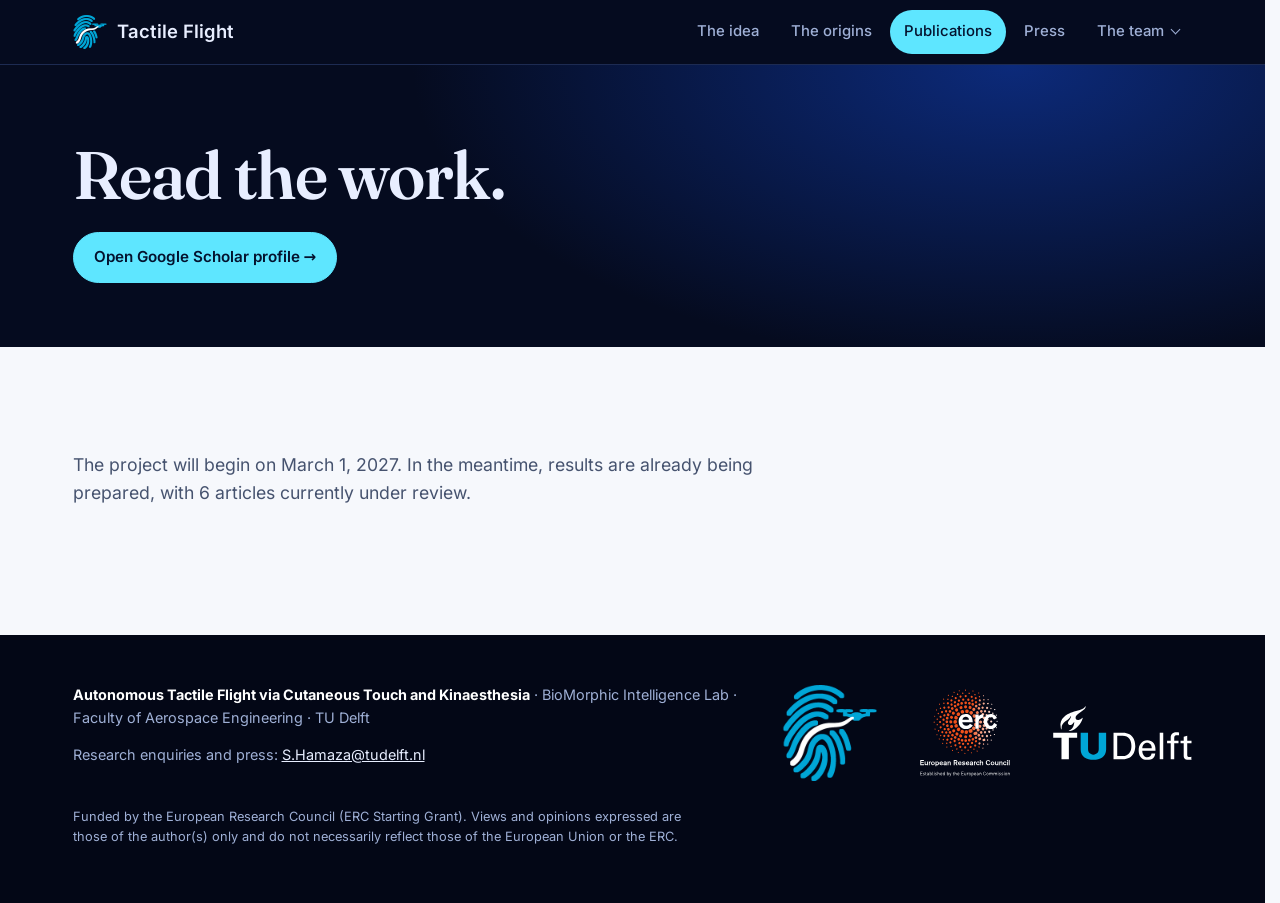
<file: publications.html>
<!doctype html>
<html lang="en">
<head>
  <meta charset="utf-8">
  <meta name="viewport" content="width=device-width, initial-scale=1">
  <title>Publications — Tactile Flight, aerial tactile perception</title>
  <meta name="description" content="Publications from the Tactile Flight project at TU Delft, led by Prof. Salua Hamaza: aerial tactile perception and navigation, with her Google Scholar profile.">
  <link rel="canonical" href="https://tactileflight.com/publications.html">
  <meta name="robots" content="index, follow, max-image-preview:large, max-snippet:-1, max-video-preview:-1">
  <meta name="author" content="Prof. Salua Hamaza">
  <meta name="theme-color" content="#050b1f">

  <meta property="og:type" content="website">
  <meta property="og:site_name" content="Tactile Flight">
  <meta property="og:locale" content="en_US">
  <meta property="og:title" content="Publications — Tactile Flight">
  <meta property="og:description" content="Every paper on aerial tactile perception and navigation, on Google Scholar.">
  <meta property="og:url" content="https://tactileflight.com/publications.html">
  <meta property="og:image" content="https://tactileflight.com/assets/og-image.jpg">
  <meta property="og:image:type" content="image/jpeg">
  <meta property="og:image:width" content="1200">
  <meta property="og:image:height" content="630">
  <meta property="og:image:alt" content="A tiny drone with two long glowing whiskers flying in the dark beside a curved blue surface.">
  <meta name="twitter:card" content="summary_large_image">
  <meta name="twitter:title" content="Publications — Tactile Flight">
  <meta name="twitter:description" content="Every paper on aerial tactile perception and navigation, on Google Scholar.">
  <meta name="twitter:image" content="https://tactileflight.com/assets/og-image.jpg">
  <meta name="twitter:image:alt" content="A tiny drone with two long glowing whiskers flying in the dark beside a curved blue surface.">

  <link rel="icon" href="favicon.ico" sizes="any">
  <link rel="icon" href="assets/icon-192.png" type="image/png" sizes="192x192">
  <link rel="apple-touch-icon" href="assets/apple-touch-icon.png">
  <link rel="manifest" href="manifest.webmanifest">
  <link rel="preload" href="assets/fonts/inter-normal-latin.woff2" as="font" type="font/woff2" crossorigin>
  <link rel="preload" href="assets/fonts/fraunces-normal-latin.woff2" as="font" type="font/woff2" crossorigin>
  <link rel="stylesheet" href="styles.css">
  <script type="application/ld+json">
{
  "@context": "https://schema.org",
  "@graph": [
    {
      "@type": "WebSite",
      "@id": "https://tactileflight.com/#website",
      "url": "https://tactileflight.com/",
      "name": "Tactile Flight",
      "inLanguage": "en",
      "description": "Tactile Flight is an ERC Starting Grant project on tactile perception for autonomous flight, led by Prof. Salua Hamaza at TU Delft.",
      "publisher": {
        "@id": "https://tactileflight.com/#project"
      }
    },
    {
      "@type": "ResearchProject",
      "@id": "https://tactileflight.com/#project",
      "name": "Tactile Flight",
      "url": "https://tactileflight.com/",
      "description": "A five-year ERC Starting Grant research programme pioneering tactile perception as a new sensing modality for autonomous flight, allowing drones to use touch for navigation.",
      "logo": "https://tactileflight.com/assets/icon-512.png",
      "image": "https://tactileflight.com/assets/og-image.jpg",
      "founder": {
        "@id": "https://tactileflight.com/#salua-hamaza"
      },
      "funder": {
        "@type": "Organization",
        "name": "European Research Council",
        "url": "https://erc.europa.eu"
      },
      "funding": {
        "@type": "MonetaryGrant",
        "name": "ERC Starting Grant",
        "funder": {
          "@type": "Organization",
          "name": "European Research Council",
          "url": "https://erc.europa.eu"
        },
        "amount": {
          "@type": "MonetaryAmount",
          "currency": "EUR",
          "value": 1620000
        }
      },
      "parentOrganization": {
        "@type": "Organization",
        "name": "BioMorphic Intelligence Lab",
        "parentOrganization": {
          "@type": "CollegeOrUniversity",
          "name": "Delft University of Technology",
          "alternateName": "TU Delft",
          "url": "https://www.tudelft.nl/en/"
        }
      }
    },
    {
      "@type": "Person",
      "@id": "https://tactileflight.com/#salua-hamaza",
      "name": "Salua Hamaza",
      "honorificPrefix": "Prof.",
      "jobTitle": "Associate Professor, Aerial Physical Interaction & Embodied Intelligence in Aerial Robots",
      "url": "https://saluahamaza.eu",
      "image": "https://tactileflight.com/assets/salua-hamaza-portrait.jpg",
      "worksFor": {
        "@type": "CollegeOrUniversity",
        "name": "Delft University of Technology",
        "alternateName": "TU Delft",
        "url": "https://www.tudelft.nl/en/"
      },
      "affiliation": {
        "@type": "Organization",
        "name": "BioMorphic Intelligence Lab",
        "parentOrganization": {
          "@type": "CollegeOrUniversity",
          "name": "Delft University of Technology",
          "alternateName": "TU Delft",
          "url": "https://www.tudelft.nl/en/"
        }
      },
      "knowsAbout": [
        "Aerial robotics",
        "Tactile sensing",
        "Aerial physical interaction",
        "Bio-inspired robotics"
      ],
      "sameAs": [
        "https://saluahamaza.eu",
        "https://scholar.google.com/citations?user=O7snlrcAAAAJ"
      ]
    },
    {
      "@type": "CollectionPage",
      "@id": "https://tactileflight.com/publications.html#webpage",
      "url": "https://tactileflight.com/publications.html",
      "name": "Publications — Tactile Flight, aerial tactile perception",
      "description": "Publications from the Tactile Flight project at TU Delft, led by Prof. Salua Hamaza: aerial tactile perception and navigation, with her Google Scholar profile.",
      "inLanguage": "en",
      "isPartOf": {
        "@id": "https://tactileflight.com/#website"
      },
      "about": {
        "@id": "https://tactileflight.com/#project"
      },
      "primaryImageOfPage": {
        "@type": "ImageObject",
        "url": "https://tactileflight.com/assets/og-image.jpg",
        "width": 1200,
        "height": 630,
        "caption": "A tiny drone with two long glowing whiskers flying in the dark beside a curved blue surface."
      },
      "dateModified": "2026-11-11",
      "breadcrumb": {
        "@id": "https://tactileflight.com/publications.html#breadcrumb"
      }
    },
    {
      "@type": "BreadcrumbList",
      "@id": "https://tactileflight.com/publications.html#breadcrumb",
      "itemListElement": [
        {
          "@type": "ListItem",
          "position": 1,
          "name": "Tactile Flight",
          "item": "https://tactileflight.com/"
        },
        {
          "@type": "ListItem",
          "position": 2,
          "name": "Publications",
          "item": "https://tactileflight.com/publications.html"
        }
      ]
    }
  ]
}
  </script>
</head>
<body>
  <a class="skip" href="#main">Skip to content</a>

  <header class="nav">
    <div class="nav-inner">
      <a class="brand" href="./" aria-label="Tactile Flight, home">
        <img class="brand-mark" src="assets/logo-mark.png" width="34" height="34" alt="">
        <span>Tactile Flight</span>
      </a>
      <nav aria-label="Primary">
        <ul class="tabs">
          <li><a href="./">The idea</a></li>
          <li><a href="origins.html">The origins</a></li>
          <li><a href="publications.html" aria-current="page">Publications</a></li>
          <li><a href="press.html">Press</a></li>
          <li class="has-menu">
            <a href="team.html">The team</a>
            <ul class="menu">
              <li><a href="team.html#pi">PI</a></li>
              <li><a href="team.html#phds">PhDs <small>3 open positions</small></a></li>
              <li><a href="team.html#postdocs">Postdocs</a></li>
              <li><a href="team.html#collaborators">Academic collaborators <small>Will be disclosed soon</small></a></li>
            </ul>
          </li>
        </ul>
      </nav>
    </div>
  </header>

  <main id="main">
    <section class="page-head">
      <h1>Read the work.</h1>
      <div class="lead-row">
        <a class="btn primary" href="https://scholar.google.com/citations?hl=en&amp;user=O7snlrcAAAAJ&amp;view_op=list_works&amp;sortby=pubdate" rel="noopener" target="_blank">Open Google Scholar profile →</a>
      </div>
    </section>

    <section class="section" id="latest">
      <div class="section-head">
        <p class="sub">The project will begin on March 1, 2027. In the meantime, results are already being prepared, with 6 articles currently under review.</p>
      </div>
    </section>
  </main>

  <footer class="footer">
    <div class="footer-grid">
      <div>
        <p><strong>Autonomous Tactile Flight via Cutaneous Touch and Kinaesthesia</strong> · BioMorphic Intelligence Lab · Faculty of Aerospace Engineering · TU Delft</p>
        <p>Research enquiries and press: <a href="mailto:S.Hamaza@tudelft.nl">S.Hamaza@tudelft.nl</a></p>
      </div>
      <div class="footer-logos">
        <a class="footer-logo site" href="./"><img src="assets/logo-footer.png" width="96" height="96" alt="Tactile Flight"></a>
        <a class="footer-logo erc" href="https://erc.europa.eu" rel="noopener" target="_blank"><img src="assets/erc-logo.svg" width="103" height="100" alt="European Research Council"></a>
        <a class="footer-logo" href="https://www.tudelft.nl/en/" rel="noopener" target="_blank"><img src="assets/tudelft-logo-white.svg" width="140" height="56" alt="TU Delft"></a>
      </div>
    </div>
    <p class="fine">Funded by the European Research Council (ERC Starting Grant). Views and opinions expressed are those of the author(s) only and do not necessarily reflect those of the European Union or the ERC.</p>
  </footer>

  <script src="script.js" defer></script>
</body>
</html>
</file>
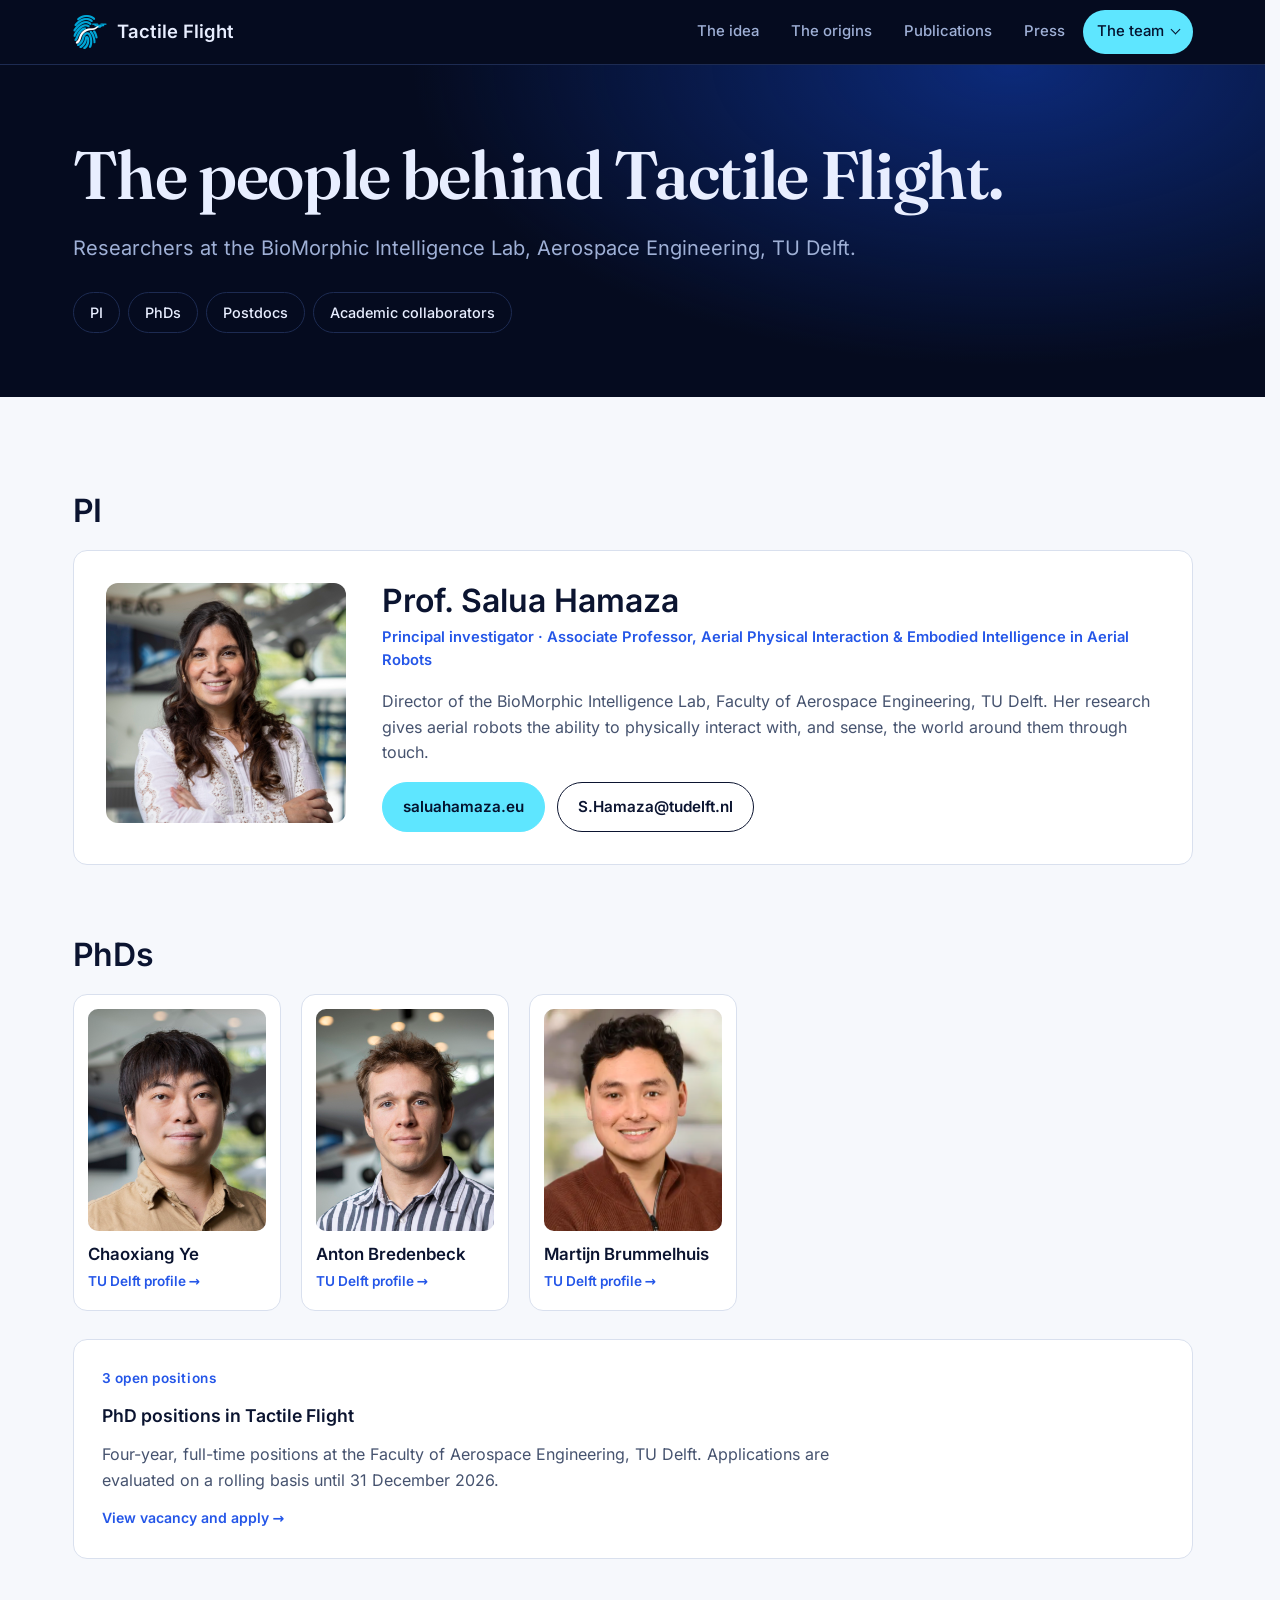
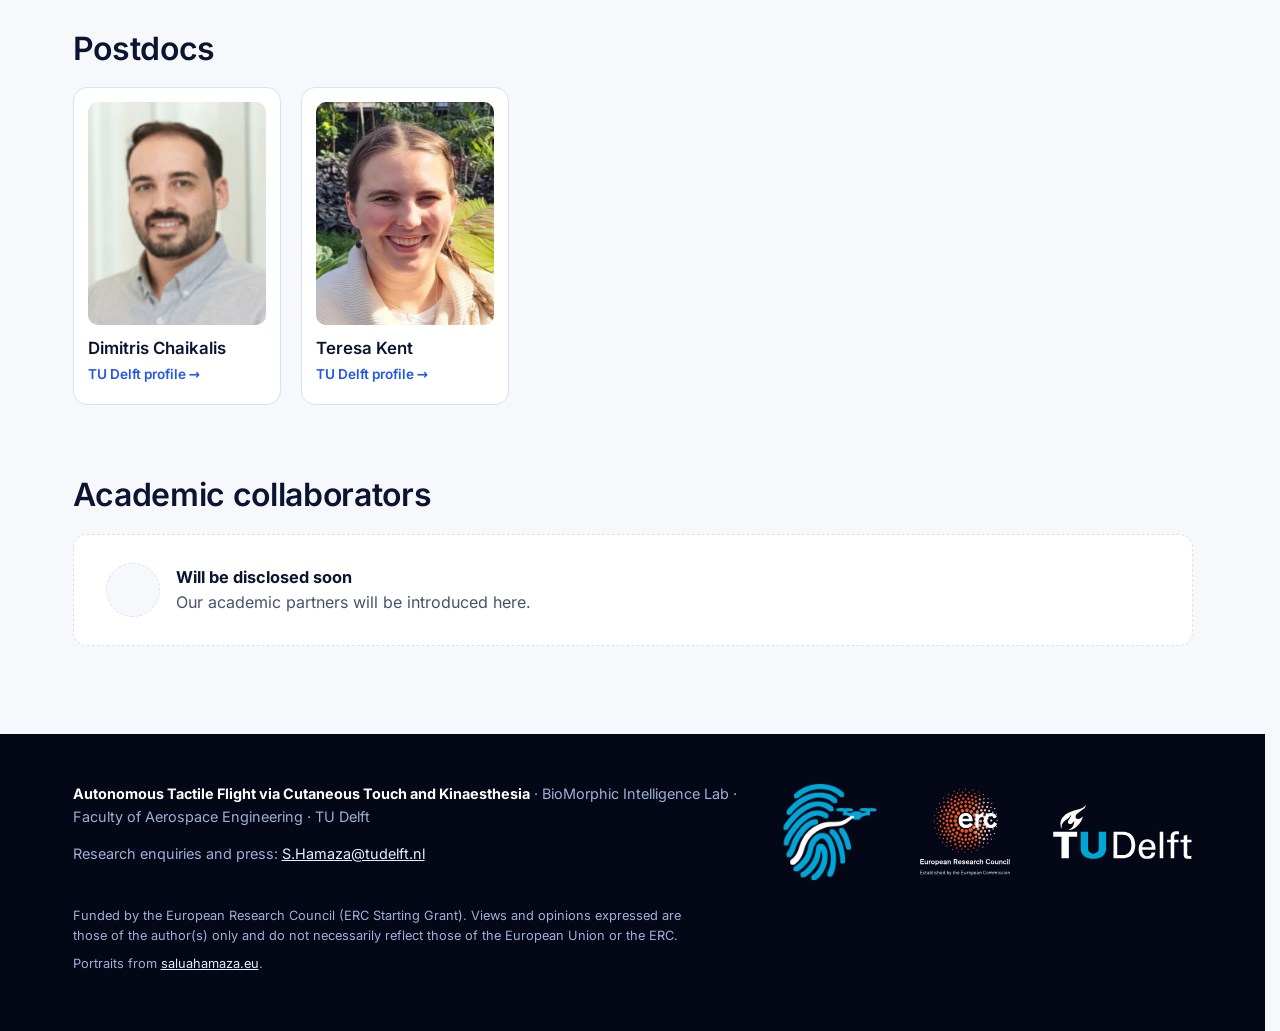
<file: team.html>
<!doctype html>
<html lang="en">
<head>
  <meta charset="utf-8">
  <meta name="viewport" content="width=device-width, initial-scale=1">
  <title>The team — Tactile Flight | BioMorphic Intelligence Lab</title>
  <meta name="description" content="The Tactile Flight team at TU Delft, led by Prof. Salua Hamaza, Director of the BioMorphic Intelligence Lab.">
  <link rel="canonical" href="https://tactileflight.com/team.html">
  <meta name="robots" content="index, follow, max-image-preview:large, max-snippet:-1, max-video-preview:-1">
  <meta name="author" content="Prof. Salua Hamaza">
  <meta name="theme-color" content="#050b1f">

  <meta property="og:type" content="website">
  <meta property="og:site_name" content="Tactile Flight">
  <meta property="og:locale" content="en_US">
  <meta property="og:title" content="The team — Tactile Flight">
  <meta property="og:description" content="The people behind Tactile Flight at TU Delft.">
  <meta property="og:url" content="https://tactileflight.com/team.html">
  <meta property="og:image" content="https://tactileflight.com/assets/og-image.jpg">
  <meta property="og:image:type" content="image/jpeg">
  <meta property="og:image:width" content="1200">
  <meta property="og:image:height" content="630">
  <meta property="og:image:alt" content="A tiny drone with two long glowing whiskers flying in the dark beside a curved blue surface.">
  <meta name="twitter:card" content="summary_large_image">
  <meta name="twitter:title" content="The team — Tactile Flight">
  <meta name="twitter:description" content="The people behind Tactile Flight at TU Delft.">
  <meta name="twitter:image" content="https://tactileflight.com/assets/og-image.jpg">
  <meta name="twitter:image:alt" content="A tiny drone with two long glowing whiskers flying in the dark beside a curved blue surface.">

  <link rel="icon" href="favicon.ico" sizes="any">
  <link rel="icon" href="assets/icon-192.png" type="image/png" sizes="192x192">
  <link rel="apple-touch-icon" href="assets/apple-touch-icon.png">
  <link rel="manifest" href="manifest.webmanifest">
  <link rel="preload" href="assets/fonts/inter-normal-latin.woff2" as="font" type="font/woff2" crossorigin>
  <link rel="preload" href="assets/fonts/fraunces-normal-latin.woff2" as="font" type="font/woff2" crossorigin>
  <link rel="stylesheet" href="styles.css?v=20261124-3">
  <script type="application/ld+json">
{
  "@context": "https://schema.org",
  "@graph": [
    {
      "@type": "WebSite",
      "@id": "https://tactileflight.com/#website",
      "url": "https://tactileflight.com/",
      "name": "Tactile Flight",
      "inLanguage": "en",
      "description": "Tactile Flight is an ERC Starting Grant project on tactile perception for autonomous flight, led by Prof. Salua Hamaza at TU Delft.",
      "publisher": {
        "@id": "https://tactileflight.com/#project"
      }
    },
    {
      "@type": "ResearchProject",
      "@id": "https://tactileflight.com/#project",
      "name": "Tactile Flight",
      "url": "https://tactileflight.com/",
      "description": "A five-year ERC Starting Grant research programme pioneering tactile perception as a new sensing modality for autonomous flight, allowing drones to use touch for navigation.",
      "logo": "https://tactileflight.com/assets/icon-512.png",
      "image": "https://tactileflight.com/assets/og-image.jpg",
      "founder": {
        "@id": "https://tactileflight.com/#salua-hamaza"
      },
      "funder": {
        "@type": "Organization",
        "name": "European Research Council",
        "url": "https://erc.europa.eu"
      },
      "funding": {
        "@type": "MonetaryGrant",
        "name": "ERC Starting Grant",
        "funder": {
          "@type": "Organization",
          "name": "European Research Council",
          "url": "https://erc.europa.eu"
        },
        "amount": {
          "@type": "MonetaryAmount",
          "currency": "EUR",
          "value": 1620000
        }
      },
      "parentOrganization": {
        "@type": "Organization",
        "name": "BioMorphic Intelligence Lab",
        "parentOrganization": {
          "@type": "CollegeOrUniversity",
          "name": "Delft University of Technology",
          "alternateName": "TU Delft",
          "url": "https://www.tudelft.nl/en/"
        }
      }
    },
    {
      "@type": "Person",
      "@id": "https://tactileflight.com/#salua-hamaza",
      "name": "Salua Hamaza",
      "honorificPrefix": "Prof.",
      "jobTitle": "Associate Professor, Aerial Physical Interaction & Embodied Intelligence in Aerial Robots",
      "url": "https://saluahamaza.eu",
      "image": "https://tactileflight.com/assets/salua-hamaza-portrait.jpg",
      "worksFor": {
        "@type": "CollegeOrUniversity",
        "name": "Delft University of Technology",
        "alternateName": "TU Delft",
        "url": "https://www.tudelft.nl/en/"
      },
      "affiliation": {
        "@type": "Organization",
        "name": "BioMorphic Intelligence Lab",
        "parentOrganization": {
          "@type": "CollegeOrUniversity",
          "name": "Delft University of Technology",
          "alternateName": "TU Delft",
          "url": "https://www.tudelft.nl/en/"
        }
      },
      "knowsAbout": [
        "Aerial robotics",
        "Tactile sensing",
        "Aerial physical interaction",
        "Bio-inspired robotics"
      ],
      "sameAs": [
        "https://saluahamaza.eu",
        "https://scholar.google.com/citations?user=O7snlrcAAAAJ"
      ]
    },
    {
      "@type": "ProfilePage",
      "@id": "https://tactileflight.com/team.html#webpage",
      "url": "https://tactileflight.com/team.html",
      "name": "The team — Tactile Flight | BioMorphic Intelligence Lab",
      "description": "The Tactile Flight team at TU Delft, led by Prof. Salua Hamaza, Director of the BioMorphic Intelligence Lab.",
      "inLanguage": "en",
      "isPartOf": {
        "@id": "https://tactileflight.com/#website"
      },
      "about": {
        "@id": "https://tactileflight.com/#project"
      },
      "primaryImageOfPage": {
        "@type": "ImageObject",
        "url": "https://tactileflight.com/assets/og-image.jpg",
        "width": 1200,
        "height": 630,
        "caption": "A tiny drone with two long glowing whiskers flying in the dark beside a curved blue surface."
      },
      "dateModified": "2026-11-24",
      "breadcrumb": {
        "@id": "https://tactileflight.com/team.html#breadcrumb"
      },
      "mainEntity": {
        "@id": "https://tactileflight.com/#salua-hamaza"
      }
    },
    {
      "@type": "BreadcrumbList",
      "@id": "https://tactileflight.com/team.html#breadcrumb",
      "itemListElement": [
        {
          "@type": "ListItem",
          "position": 1,
          "name": "Tactile Flight",
          "item": "https://tactileflight.com/"
        },
        {
          "@type": "ListItem",
          "position": 2,
          "name": "The team",
          "item": "https://tactileflight.com/team.html"
        }
      ]
    }
  ]
}
  </script>
</head>
<body>
  <a class="skip" href="#main">Skip to content</a>

  <header class="nav">
    <div class="nav-inner">
      <a class="brand" href="./" aria-label="Tactile Flight, home">
        <img class="brand-mark" src="assets/logo-mark.png" width="34" height="34" alt="">
        <span>Tactile Flight</span>
      </a>
      <nav aria-label="Primary">
        <ul class="tabs">
          <li><a href="./">The idea</a></li>
          <li><a href="origins.html">The origins</a></li>
          <li><a href="publications.html">Publications</a></li>
          <li><a href="press.html">Press</a></li>
          <li class="has-menu">
            <a href="team.html" aria-current="page">The team</a>
            <ul class="menu">
              <li><a href="team.html#pi">PI</a></li>
              <li><a href="team.html#phds">PhDs <small>3 open positions</small></a></li>
              <li><a href="team.html#postdocs">Postdocs</a></li>
              <li><a href="team.html#collaborators">Academic collaborators <small>Will be disclosed soon</small></a></li>
            </ul>
          </li>
        </ul>
      </nav>
    </div>
  </header>

  <main id="main">
    <section class="page-head">
      <h1>The people behind Tactile Flight.</h1>
      <p class="lead">Researchers at the BioMorphic Intelligence Lab, Aerospace Engineering, TU Delft.</p>
      <nav class="subnav" aria-label="Team sections">
        <a href="#pi">PI</a>
        <a href="#phds">PhDs</a>
        <a href="#postdocs">Postdocs</a>
        <a href="#collaborators">Academic collaborators</a>
      </nav>
    </section>

    <section class="section">
      <div class="group" id="pi">
        <h2>PI</h2>
        <article class="pi-card">
          <img src="assets/salua-hamaza-portrait.jpg" width="960" height="1440" alt="Portrait of Prof. Salua Hamaza." loading="lazy">
          <div>
            <h3>Prof. Salua Hamaza</h3>
            <p class="role">Principal investigator · Associate Professor, Aerial Physical Interaction &amp; Embodied Intelligence in Aerial Robots</p>
            <p>Director of the BioMorphic Intelligence Lab, Faculty of Aerospace Engineering, TU Delft. Her research gives aerial robots the ability to physically interact with, and sense, the world around them through touch.</p>
            <div class="cta">
              <a class="btn primary" href="https://saluahamaza.eu" rel="noopener" target="_blank">saluahamaza.eu</a>
              <a class="btn" href="mailto:S.Hamaza@tudelft.nl">S.Hamaza@tudelft.nl</a>
            </div>
          </div>
        </article>
      </div>

      <div class="group" id="phds">
        <h2>PhDs</h2>
        <ul class="people">
          <li>
            <a class="person" href="https://www.tudelft.nl/staff/c.ye/" rel="noopener" target="_blank">
              <span class="portrait">
                <img src="assets/chaoxiang-ye-portrait.jpg" width="960" height="1440" alt="" loading="lazy">
              </span>
              <h3>Chaoxiang Ye</h3>
              <span class="more">TU Delft profile →</span>
            </a>
          </li>
          <li>
            <a class="person" href="https://www.tudelft.nl/staff/a.bredenbeck/" rel="noopener" target="_blank">
              <span class="portrait portrait-anton">
                <img src="assets/anton-bredenbeck-portrait.jpg" width="960" height="1440" alt="" loading="lazy">
              </span>
              <h3>Anton Bredenbeck</h3>
              <span class="more">TU Delft profile →</span>
            </a>
          </li>
          <li>
            <a class="person" href="https://www.tudelft.nl/staff/m.b.j.brummelhuis-1/" rel="noopener" target="_blank">
              <img src="assets/martijn-brummelhuis.webp" width="451" height="451" alt="" loading="lazy">
              <h3>Martijn Brummelhuis</h3>
              <span class="more">TU Delft profile →</span>
            </a>
          </li>
        </ul>
        <a class="outlet" href="https://careers.tudelft.nl/job/Delft-PhD-Positions-Tactile-Flight-Autonomous-Tactile-Flight-via-Cutaneous-Touch-and-Kinesthesia-2628-CD/1377568457/" rel="noopener" target="_blank">
          <span class="pub-meta">3 open positions</span>
          <h3>PhD positions in Tactile Flight</h3>
          <p>Four-year, full-time positions at the Faculty of Aerospace Engineering, TU Delft. Applications are evaluated on a rolling basis until 31 December 2026.</p>
          <span class="more">View vacancy and apply →</span>
        </a>
      </div>

      <div class="group" id="postdocs">
        <h2>Postdocs</h2>
        <ul class="people">
          <li>
            <a class="person" href="https://www.tudelft.nl/staff/d.chaikalis/" rel="noopener" target="_blank">
              <img src="assets/dimitris-chaikalis-portrait.png" width="123" height="168" alt="" loading="lazy">
              <h3>Dimitris Chaikalis</h3>
              <span class="more">TU Delft profile →</span>
            </a>
          </li>
          <li>
            <a class="person" href="https://www.tudelft.nl/staff/t.a.kent/" rel="noopener" target="_blank">
              <span class="portrait portrait-teresa">
                <img src="assets/teresa-kent-portrait.jpg" width="959" height="1280" alt="" loading="lazy">
              </span>
              <h3>Teresa Kent</h3>
              <span class="more">TU Delft profile →</span>
            </a>
          </li>
        </ul>
      </div>

      <div class="group" id="collaborators">
        <h2>Academic collaborators</h2>
        <div class="placeholder"><p><strong>Will be disclosed soon</strong>Our academic partners will be introduced here.</p></div>
      </div>
    </section>
  </main>

  <footer class="footer">
    <div class="footer-grid">
      <div>
        <p><strong>Autonomous Tactile Flight via Cutaneous Touch and Kinaesthesia</strong> · BioMorphic Intelligence Lab · Faculty of Aerospace Engineering · TU Delft</p>
        <p>Research enquiries and press: <a href="mailto:S.Hamaza@tudelft.nl">S.Hamaza@tudelft.nl</a></p>
      </div>
      <div class="footer-logos">
        <a class="footer-logo site" href="./"><img src="assets/logo-footer.png" width="96" height="96" alt="Tactile Flight"></a>
        <a class="footer-logo erc" href="https://erc.europa.eu" rel="noopener" target="_blank"><img src="assets/erc-logo.svg" width="103" height="100" alt="European Research Council"></a>
        <a class="footer-logo" href="https://www.tudelft.nl/en/" rel="noopener" target="_blank"><img src="assets/tudelft-logo-white.svg" width="140" height="56" alt="TU Delft"></a>
      </div>
    </div>
    <p class="fine">Funded by the European Research Council (ERC Starting Grant). Views and opinions expressed are those of the author(s) only and do not necessarily reflect those of the European Union or the ERC.</p>
    <p class="fine">Portraits from <a href="https://saluahamaza.eu" rel="noopener" target="_blank">saluahamaza.eu</a>.</p>
  </footer>

  <script src="script.js" defer></script>
</body>
</html>
</file>
<file: styles.css>
/* Self-hosted fonts (SIL Open Font License): Inter and Fraunces, latin + latin-ext subsets.
   Fraunces (page titles) uses font-display: block, so the title waits for the font instead of
   showing a fallback and visibly jumping when it swaps in; the files are preloaded. */
@font-face { font-family: "Fraunces"; font-style: italic; font-weight: 400; font-display: block; src: url("assets/fonts/fraunces-italic-latin-ext.woff2") format("woff2"); unicode-range: U+0100-02BA, U+02BD-02C5, U+02C7-02CC, U+02CE-02D7, U+02DD-02FF, U+0304, U+0308, U+0329, U+1D00-1DBF, U+1E00-1E9F, U+1EF2-1EFF, U+2020, U+20A0-20AB, U+20AD-20C4, U+2113, U+2C60-2C7F, U+A720-A7FF; }
@font-face { font-family: "Fraunces"; font-style: italic; font-weight: 400; font-display: block; src: url("assets/fonts/fraunces-italic-latin.woff2") format("woff2"); unicode-range: U+0000-00FF, U+0131, U+0152-0153, U+02BB-02BC, U+02C6, U+02DA, U+02DC, U+0304, U+0308, U+0329, U+2000-206F, U+20AC, U+2122, U+2191, U+2193, U+2212, U+2215, U+FEFF, U+FFFD; }
@font-face { font-family: "Fraunces"; font-style: normal; font-weight: 400 600; font-display: block; src: url("assets/fonts/fraunces-normal-latin-ext.woff2") format("woff2"); unicode-range: U+0100-02BA, U+02BD-02C5, U+02C7-02CC, U+02CE-02D7, U+02DD-02FF, U+0304, U+0308, U+0329, U+1D00-1DBF, U+1E00-1E9F, U+1EF2-1EFF, U+2020, U+20A0-20AB, U+20AD-20C4, U+2113, U+2C60-2C7F, U+A720-A7FF; }
@font-face { font-family: "Fraunces"; font-style: normal; font-weight: 400 600; font-display: block; src: url("assets/fonts/fraunces-normal-latin.woff2") format("woff2"); unicode-range: U+0000-00FF, U+0131, U+0152-0153, U+02BB-02BC, U+02C6, U+02DA, U+02DC, U+0304, U+0308, U+0329, U+2000-206F, U+20AC, U+2122, U+2191, U+2193, U+2212, U+2215, U+FEFF, U+FFFD; }
@font-face { font-family: "Inter"; font-style: normal; font-weight: 400 700; font-display: swap; src: url("assets/fonts/inter-normal-latin-ext.woff2") format("woff2"); unicode-range: U+0100-02BA, U+02BD-02C5, U+02C7-02CC, U+02CE-02D7, U+02DD-02FF, U+0304, U+0308, U+0329, U+1D00-1DBF, U+1E00-1E9F, U+1EF2-1EFF, U+2020, U+20A0-20AB, U+20AD-20C4, U+2113, U+2C60-2C7F, U+A720-A7FF; }
@font-face { font-family: "Inter"; font-style: normal; font-weight: 400 700; font-display: swap; src: url("assets/fonts/inter-normal-latin.woff2") format("woff2"); unicode-range: U+0000-00FF, U+0131, U+0152-0153, U+02BB-02BC, U+02C6, U+02DA, U+02DC, U+0304, U+0308, U+0329, U+2000-206F, U+20AC, U+2122, U+2191, U+2193, U+2212, U+2215, U+FEFF, U+FFFD; }
/* Metric-matched fallback so text does not shift while Inter loads. */
@font-face { font-family: "Inter Fallback"; src: local("Arial"); ascent-override: 90.49%; descent-override: 22.56%; line-gap-override: 0%; size-adjust: 107.06%; }

:root {
  --bg: #f6f8fc;
  --bg-dark: #050b1f;
  --nav: #050b1f;
  --surface: #ffffff;
  --surface-dark: #0c1733;
  --ink: #0b1430;
  --ink-soft: #46536f;
  --ink-dark: #e8eeff;
  --ink-dark-soft: #9fb0d6;
  --line: #d9e0ee;
  --line-dark: #1d2b52;
  --accent: #2456e8;
  --accent-glow: #5ee6ff;
  --radius: 14px;
  --maxw: 1120px;
  --gutter: max(16px, calc((100% - var(--maxw)) / 2));
  --nav-h: 64px;
  --serif: "Fraunces", Georgia, serif;
  --sans: "Inter", "Inter Fallback", system-ui, -apple-system, "Segoe UI", sans-serif;
}

* { box-sizing: border-box; }
html { scroll-behavior: smooth; scroll-padding-top: calc(var(--nav-h) + 16px); scrollbar-gutter: stable; }
body { margin: 0; font-family: var(--sans); color: var(--ink); background: var(--bg); line-height: 1.6; -webkit-font-smoothing: antialiased; }
img { max-width: 100%; height: auto; display: block; }
a { color: var(--accent); }
h1, h2, h3 { line-height: 1.15; margin: 0; font-weight: 600; }
h1 { font-size: clamp(2.4rem, 6vw, 4.2rem); letter-spacing: -0.02em; }
h2 { font-size: clamp(1.8rem, 4vw, 2.6rem); letter-spacing: -0.01em; }
h3 { font-size: 1.2rem; }
p { margin: 0 0 1em; }
ul, ol { padding: 0; margin: 0; list-style: none; }

.skip { position: absolute; left: -999px; top: 8px; background: #fff; color: #000; padding: 8px 12px; border-radius: 6px; z-index: 100; }
.skip:focus { left: 8px; }

/* NAV: fixed in place, solid background */
.nav { position: sticky; top: 0; z-index: 50; background: var(--nav); color: var(--ink-dark); border-bottom: 1px solid var(--line-dark); }
.nav-inner { display: flex; align-items: center; justify-content: space-between; gap: 16px; min-height: var(--nav-h); padding: 0 var(--gutter); }
.brand { display: flex; align-items: center; gap: 10px; color: inherit; text-decoration: none; font-weight: 600; font-size: 1.15rem; white-space: nowrap; }
.brand-mark { width: 34px; height: 34px; flex: none; }
.tabs { display: flex; gap: 4px; }
.tabs > li { position: relative; }
.tabs a { display: block; padding: 10px 14px; border-radius: 999px; color: var(--ink-dark-soft); text-decoration: none; font-size: 0.93rem; font-weight: 500; white-space: nowrap; }
.tabs a:hover { color: #fff; background: rgba(255, 255, 255, 0.06); }
.tabs a[aria-current="page"] { color: #04122e; background: var(--accent-glow); }
.has-menu > a::after { content: ""; display: inline-block; width: 6px; height: 6px; margin-left: 8px; border-right: 1.5px solid currentColor; border-bottom: 1.5px solid currentColor; transform: translateY(-3px) rotate(45deg); }
.menu { position: absolute; right: 0; top: 100%; min-width: 230px; padding: 8px; margin-top: 6px; background: var(--surface-dark); border: 1px solid var(--line-dark); border-radius: 12px; box-shadow: 0 18px 40px rgba(0, 0, 0, 0.35); opacity: 0; visibility: hidden; transform: translateY(-4px); transition: opacity 0.15s, transform 0.15s, visibility 0.15s; }
.menu::before { content: ""; position: absolute; left: 0; right: 0; top: -10px; height: 10px; }
.has-menu:hover .menu, .has-menu:focus-within .menu { opacity: 1; visibility: visible; transform: none; }
.menu a { border-radius: 8px; color: var(--ink-dark); }
.menu small { display: block; font-size: 0.78rem; color: var(--ink-dark-soft); }

/* PAGE HEAD */
.page-head { background: radial-gradient(1000px 500px at 80% 0%, #0c2a7a 0%, transparent 60%), var(--bg-dark); color: var(--ink-dark); padding: 72px var(--gutter) 64px; }
.page-head .lead { max-width: 100ch; }
.eyebrow { text-transform: uppercase; letter-spacing: 0.14em; font-size: 0.78rem; font-weight: 600; color: var(--accent); margin-bottom: 14px; }
.page-head .eyebrow, .hero .eyebrow, .dark .eyebrow { color: var(--accent-glow); }
.lead { font-size: clamp(1.05rem, 2vw, 1.25rem); color: var(--ink-dark-soft); margin: 20px 0 0; }

/* HERO (The idea) */
.hero { background: radial-gradient(1200px 600px at 75% 30%, #0c2a7a 0%, transparent 60%), var(--bg-dark); color: var(--ink-dark); display: grid; grid-template-columns: 1.05fr 0.95fr; gap: 48px; align-items: center; padding: 72px var(--gutter) 88px; overflow: hidden; }
.hero h1, .page-head h1, h2.display { font-family: var(--serif); line-height: 1.12; }
.hero h1 { font-size: clamp(2.8rem, 7vw, 5.2rem); }
.hero h1 em { font-style: italic; color: var(--accent-glow); text-shadow: 0 0 40px rgba(94, 230, 255, 0.45); }
.hero .lead { margin-bottom: 28px; text-align: justify; text-justify: inter-word; hyphens: auto; text-wrap: pretty; }
.hero-media { margin: 0; }
.hero-media img { border-radius: 22px; box-shadow: 0 0 0 1px var(--line-dark), 0 30px 80px rgba(36, 86, 232, 0.35); animation: float 7s ease-in-out infinite; }
@keyframes float { 50% { transform: translateY(-8px); } }

.cta { display: flex; flex-wrap: wrap; gap: 12px; }
.btn { display: inline-block; padding: 12px 20px; border-radius: 999px; border: 1px solid currentColor; text-decoration: none; font-weight: 600; font-size: 0.95rem; color: var(--ink-dark); transition: transform 0.15s, background 0.15s; }
.btn:hover { transform: translateY(-1px); background: rgba(255, 255, 255, 0.08); }
.btn.primary { background: var(--accent-glow); color: #04122e; border-color: var(--accent-glow); }
.btn.primary:hover { background: #8df0ff; }
.page-head .lead-row { display: flex; flex-wrap: wrap; align-items: center; gap: 20px 32px; margin-top: 20px; }
.page-head .lead-row .lead { margin: 0; }
.page-head .lead-row .btn { flex: none; }
.section:not(.dark) .btn:not(.primary) { color: var(--ink); }
.section:not(.dark) .btn:not(.primary):hover { background: rgba(11, 20, 48, 0.05); }

/* SECTIONS */
.section { padding: 88px var(--gutter); }
.section.dark { background: var(--bg-dark); color: var(--ink-dark); }
.section.tight { padding-top: 0; }
.section-head { max-width: 720px; margin-bottom: 40px; }
.section-head .sub { color: var(--ink-soft); font-size: 1.1rem; margin-top: 16px; }
.dark .section-head .sub { color: var(--ink-dark-soft); }
.two { display: grid; grid-template-columns: 1fr 1.1fr; gap: 56px; align-items: start; }
.prose p { font-size: 1.08rem; color: var(--ink-soft); }
.dark .prose p { color: var(--ink-dark-soft); }
.prose strong { color: var(--ink); }
.dark .prose strong { color: #fff; }
.prose .big { font-weight: 500; font-size: clamp(1.25rem, 2.4vw, 1.6rem); line-height: 1.45; color: var(--ink); }
.note { font-size: 0.92rem; font-style: italic; color: var(--ink-soft); }

.next { display: flex; flex-wrap: wrap; align-items: center; justify-content: space-between; gap: 20px; padding: 32px; border-radius: var(--radius); background: var(--bg-dark); color: var(--ink-dark); }
.next p { margin: 0; font-weight: 500; font-size: 1.3rem; }

/* ORIGINS timeline */
.timeline { position: relative; max-width: 860px; }
.timeline::before { content: ""; position: absolute; left: 7px; top: 8px; bottom: 8px; width: 2px; background: linear-gradient(var(--accent), var(--accent-glow)); opacity: 0.5; }
.timeline > li { position: relative; padding-left: 44px; padding-bottom: 56px; }
.timeline > li::before { content: ""; position: absolute; left: 0; top: 6px; width: 16px; height: 16px; border-radius: 50%; background: var(--bg); border: 3px solid var(--accent); }
.timeline > li.erc::before { background: var(--accent-glow); border-color: var(--accent-glow); box-shadow: 0 0 0 6px rgba(94, 230, 255, 0.25); }
.year { font-size: 1rem; font-weight: 600; color: var(--accent); letter-spacing: 0.04em; }
.timeline h3 { font-size: clamp(1.15rem, 2.2vw, 1.45rem); margin: 6px 0 4px; }
.venue { font-size: 0.88rem; color: var(--ink-soft); margin-bottom: 16px; }
.timeline p { font-size: 1.05rem; color: var(--ink-soft); }
.timeline strong { color: var(--ink); }
.timeline .tactile { margin: 16px 0; padding: 12px 18px; border-radius: 10px; border: 1px solid var(--line); border-left: 3px solid var(--accent-glow); background: var(--surface); font-size: 1rem; }
.timeline .oc { margin: 0 0 4px; font-size: 1rem; }
.questions { margin: 4px 0 18px; padding-left: 0; }
.questions li { position: relative; padding-left: 22px; color: var(--ink); font-size: 1.08rem; margin-bottom: 6px; }
.questions li::before { content: ""; position: absolute; left: 3px; top: 0.7em; width: 7px; height: 7px; border-radius: 50%; background: var(--accent); }
.links { display: flex; flex-wrap: wrap; gap: 8px; margin-top: 4px; }
.links a { font-size: 0.86rem; font-weight: 600; padding: 7px 14px; border-radius: 999px; border: 1px solid var(--line); background: var(--surface); text-decoration: none; color: var(--ink); }
.links a:hover { border-color: var(--accent); color: var(--accent); }
.erc-card { background: var(--bg-dark); color: var(--ink-dark); border-radius: var(--radius); padding: 28px; }
.erc-card h3 { color: #fff; }
.erc-card p { color: var(--ink-dark-soft); }

/* PUBLICATIONS */
.pub { background: var(--surface); border: 1px solid var(--line); border-radius: var(--radius); padding: 32px; }
.pub-meta { color: var(--accent); font-size: 0.85rem; font-weight: 600; letter-spacing: 0.04em; }
.pub h3 { font-size: clamp(1.4rem, 3vw, 2rem); color: var(--ink); }
.authors { color: var(--ink-soft); margin: 10px 0 22px; }
.pub-links { display: flex; flex-wrap: wrap; gap: 10px; }

/* PRESS */
.outlets { display: grid; grid-template-columns: repeat(auto-fit, minmax(240px, 1fr)); gap: 20px; }
.outlet { display: flex; flex-direction: column; gap: 14px; padding: 28px; border: 1px solid var(--line); border-radius: var(--radius); background: var(--surface); color: var(--ink); text-decoration: none; transition: transform 0.15s, border-color 0.15s, box-shadow 0.15s; }
a.outlet:hover { transform: translateY(-2px); border-color: var(--accent); box-shadow: 0 12px 30px rgba(36, 86, 232, 0.12); }
.logo { display: flex; align-items: center; height: 44px; }
.logo img { max-height: 44px; width: auto; }
.logo img[src*="nrc"] { height: 32px; }
.logo img[src*="wired"] { height: 34px; }
.logo img[src*="bbc"] { height: 42px; }
.outlet h3 { font-size: 1.1rem; line-height: 1.35; }
.outlet .more { margin-top: auto; font-size: 0.88rem; font-weight: 600; color: var(--accent); }
.outlet.pending { border-style: dashed; }
.outlet.pending .more { color: var(--ink-soft); font-weight: 500; font-style: italic; }

.news li { display: grid; grid-template-columns: 92px 1fr; gap: 24px; padding: 22px 0; border-bottom: 1px solid var(--line); }
.news li:first-child { border-top: 1px solid var(--line); }
.news time { font-weight: 600; color: var(--accent); letter-spacing: 0.04em; padding-top: 2px; }
.news h3 { font-family: var(--sans); font-size: 1.05rem; font-weight: 600; line-height: 1.45; }
.news h3 a { color: var(--ink); text-decoration: none; }
.news h3 a:hover { color: var(--accent); text-decoration: underline; }
.news .links { margin-top: 10px; }
.news .links a { font-size: 0.8rem; padding: 5px 12px; }
.archive { margin-top: 28px; }

/* TEAM */
.subnav { display: flex; flex-wrap: wrap; gap: 8px; margin-top: 28px; }
.subnav a { padding: 8px 16px; border-radius: 999px; border: 1px solid var(--line-dark); color: var(--ink-dark); text-decoration: none; font-size: 0.9rem; font-weight: 500; }
.subnav a:hover { border-color: var(--accent-glow); color: var(--accent-glow); }
.group { padding-top: 8px; margin-bottom: 64px; }
.group:last-child { margin-bottom: 0; }
.group > h2 { font-size: clamp(1.5rem, 3vw, 2rem); margin-bottom: 20px; }
.outlet p { margin: 0; max-width: 80ch; color: var(--ink-soft); }
.pi-card { display: grid; grid-template-columns: 240px 1fr; gap: 36px; align-items: start; background: var(--surface); border: 1px solid var(--line); border-radius: var(--radius); padding: 32px; }
.pi-card img { border-radius: 12px; aspect-ratio: 1; object-fit: cover; object-position: center 24%; width: 100%; }
.pi-card h3 { font-size: clamp(1.5rem, 3vw, 2rem); }
.role { color: var(--accent); font-size: 0.92rem; font-weight: 600; margin: 6px 0 16px; }
.pi-card p:not(.role) { color: var(--ink-soft); }
.people { display: grid; grid-template-columns: repeat(auto-fill, minmax(190px, 1fr)); gap: 20px; }
.people + .outlet { margin-top: 28px; }
.person { display: flex; flex-direction: column; gap: 6px; height: 100%; padding: 14px 14px 18px; border: 1px solid var(--line); border-radius: var(--radius); background: var(--surface); color: var(--ink); text-decoration: none; transition: transform 0.15s, border-color 0.15s, box-shadow 0.15s; }
.person:hover { transform: translateY(-2px); border-color: var(--accent); box-shadow: 0 12px 30px rgba(36, 86, 232, 0.12); }
.person img { width: 100%; aspect-ratio: 4 / 5; object-fit: cover; object-position: top center; border-radius: 10px; margin-bottom: 8px; background: var(--bg); }
.person .portrait { position: relative; flex: none; aspect-ratio: 4 / 5; overflow: hidden; border-radius: 10px; margin-bottom: 8px; background: var(--bg); }
.person .portrait img { position: absolute; top: -6%; left: -25%; width: 150%; max-width: none; height: auto; aspect-ratio: auto; }
.person .portrait-anton img { top: -12%; left: -28%; }
.person .portrait-teresa img { top: -61%; left: -51%; width: 205%; }
.person h3 { font-size: 1.05rem; }
.person .more { margin-top: auto; font-size: 0.85rem; font-weight: 600; color: var(--accent); }
.placeholder { display: flex; align-items: center; gap: 16px; padding: 28px 32px; border: 1px dashed var(--line); border-radius: var(--radius); color: var(--ink-soft); background: var(--surface); }
.placeholder::before { content: ""; flex: none; width: 52px; height: 52px; border-radius: 50%; background: var(--bg); border: 1px dashed var(--line); }
.placeholder p { margin: 0; }
.placeholder strong { display: block; color: var(--ink); font-size: 1.02rem; }

/* FOOTER */
.footer { background: #030716; color: var(--ink-dark-soft); padding: 48px var(--gutter); font-size: 0.9rem; }
.footer-grid { display: flex; flex-wrap: wrap; justify-content: space-between; gap: 24px; margin-bottom: 24px; }
.footer strong { color: #fff; }
.footer a { color: var(--ink-dark); }
.footer-grid > div:first-child { flex: 1 1 340px; min-width: 0; }
.footer-logos { display: flex; flex-wrap: wrap; align-items: center; gap: 20px 36px; align-self: center; }
.footer-logo { display: block; flex: none; }
.footer-logo img { height: 56px; width: auto; }
.footer-logo.erc img { height: 100px; }
.footer-logo.site img { height: 96px; }
.fine { font-size: 0.8rem; max-width: 80ch; margin-bottom: 0.6em; }

:focus-visible { outline: 2px solid var(--accent-glow); outline-offset: 3px; }

/* reveal */
.reveal { opacity: 0; transform: translateY(16px); transition: opacity 0.6s, transform 0.6s; }
.reveal.in { opacity: 1; transform: none; }

@media (max-width: 900px) {
  :root { --nav-h: 104px; }
  .nav-inner { flex-direction: column; align-items: stretch; gap: 4px; padding-top: 10px; padding-bottom: 6px; }
  .nav nav { margin: 0 calc(-1 * var(--gutter)); overflow-x: auto; scrollbar-width: none; -webkit-overflow-scrolling: touch; -webkit-mask-image: linear-gradient(90deg, #000 calc(100% - 20px), transparent); mask-image: linear-gradient(90deg, #000 calc(100% - 20px), transparent); }
  .nav nav::-webkit-scrollbar { display: none; }
  .tabs { padding: 0 calc(var(--gutter) + 20px) 0 var(--gutter); width: max-content; }
  .tabs a { padding: 8px 12px; font-size: 0.9rem; }
  .menu { display: none; }
  .has-menu > a::after { display: none; }
  .hero { grid-template-columns: 1fr; padding-top: 48px; }
  .hero-media { max-width: 420px; }
  .two { grid-template-columns: 1fr; }
  .two { gap: 24px; }
  .pi-card { grid-template-columns: 1fr; }
  .pi-card img { max-width: 220px; }
  .section { padding-block: 64px; }
  .page-head { padding-block: 52px 48px; }
}

@media (max-width: 520px) {
  .news li { grid-template-columns: 1fr; gap: 6px; }
  .people { grid-template-columns: repeat(2, minmax(0, 1fr)); gap: 12px; }
  .person { padding: 10px 10px 14px; }
  .timeline > li { padding-left: 34px; }
  .footer-logos { gap: 16px 24px; }
  .footer-logo img { height: 46px; }
  .footer-logo.erc img { height: 82px; }
  .footer-logo.site img { height: 78px; }
}

@media (prefers-reduced-motion: reduce) {
  html { scroll-behavior: auto; }
  .hero-media img { animation: none; }
  .reveal { opacity: 1; transform: none; transition: none; }
}
</file>
